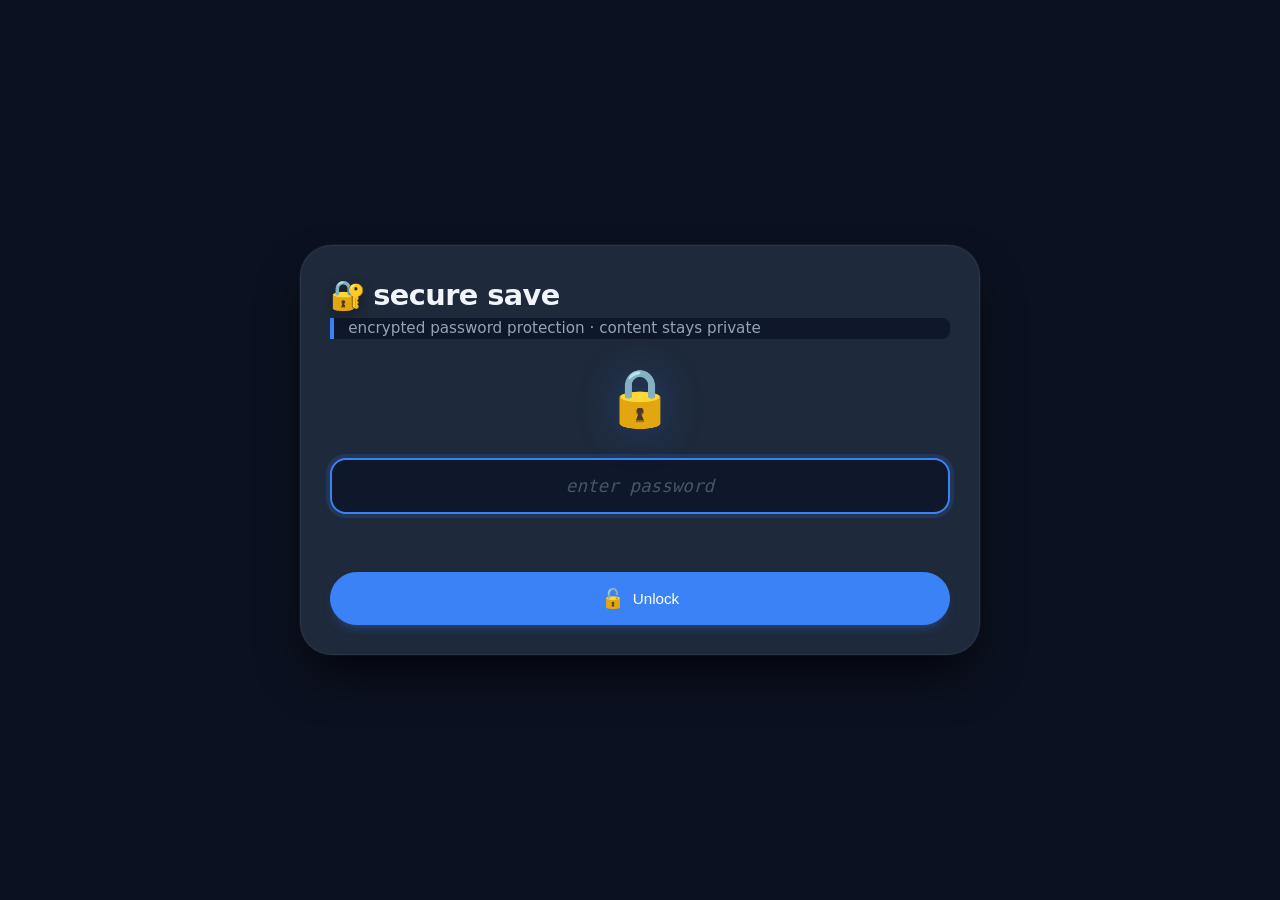
<file: Contento/index.html>
<!DOCTYPE html>
<html lang="en">
<head>
    <meta charset="UTF-8">
    <meta name="viewport" content="width=device-width, initial-scale=1.0">
    <title>🔐 secure save · copy · paste</title>
    <link rel="stylesheet" href="assets/css/styles.css" />
</head>
<body>

<div class="card">
    <h1><span>🔐</span> secure save</h1>
    <div class="subhead">encrypted password protection · content stays private</div>

    <!-- LOCK SCREEN -->
    <div class="lock-screen" id="lockScreen">
        <div class="lock-icon">🔒</div>
        <input
            type="password"
            id="passwordInput"
            placeholder="enter password"
            autocomplete="off"
            inputmode="numeric"
        >
        <div class="lock-error" id="lockError"></div>
        <button class="btn btn-primary" id="unlockBtn" style="width:100%; justify-content:center; padding:1rem;">
            <i>🔓</i> Unlock
        </button>
    </div>

    <!-- MAIN APP -->
    <div class="app-content" id="appContent">
        <textarea id="contentArea" placeholder="Start typing… your text is saved automatically."></textarea>

        <div class="toolbar">
            <div class="btn-group">
                <button class="btn btn-outline-blue" id="copyBtn" title="Copy content to clipboard"><i>📋</i> Copy</button>
                <button class="btn btn-outline-blue" id="pasteBtn" title="Paste from clipboard"><i>📥</i> Paste</button>
                <button class="btn btn-clear" id="clearBtn" title="Clear textarea & saved content"><i>🗑️</i> Clear</button>
                <button class="btn btn-lock" id="lockBtn" title="Lock the app"><i>🔒</i> Lock</button>
            </div>
            <div class="status" id="statusMessage">⚡ auto‑save active</div>
        </div>

        <div class="footer-note">
            <span>☁️ synced via pastefy</span>
            <span>🔐 end-to-end encrypted</span>
            <span>🔄 syncs on every change</span>
        </div>
    </div>
</div>

<script src="assets/js/main.js"></script>
</body>
</html>
</file>
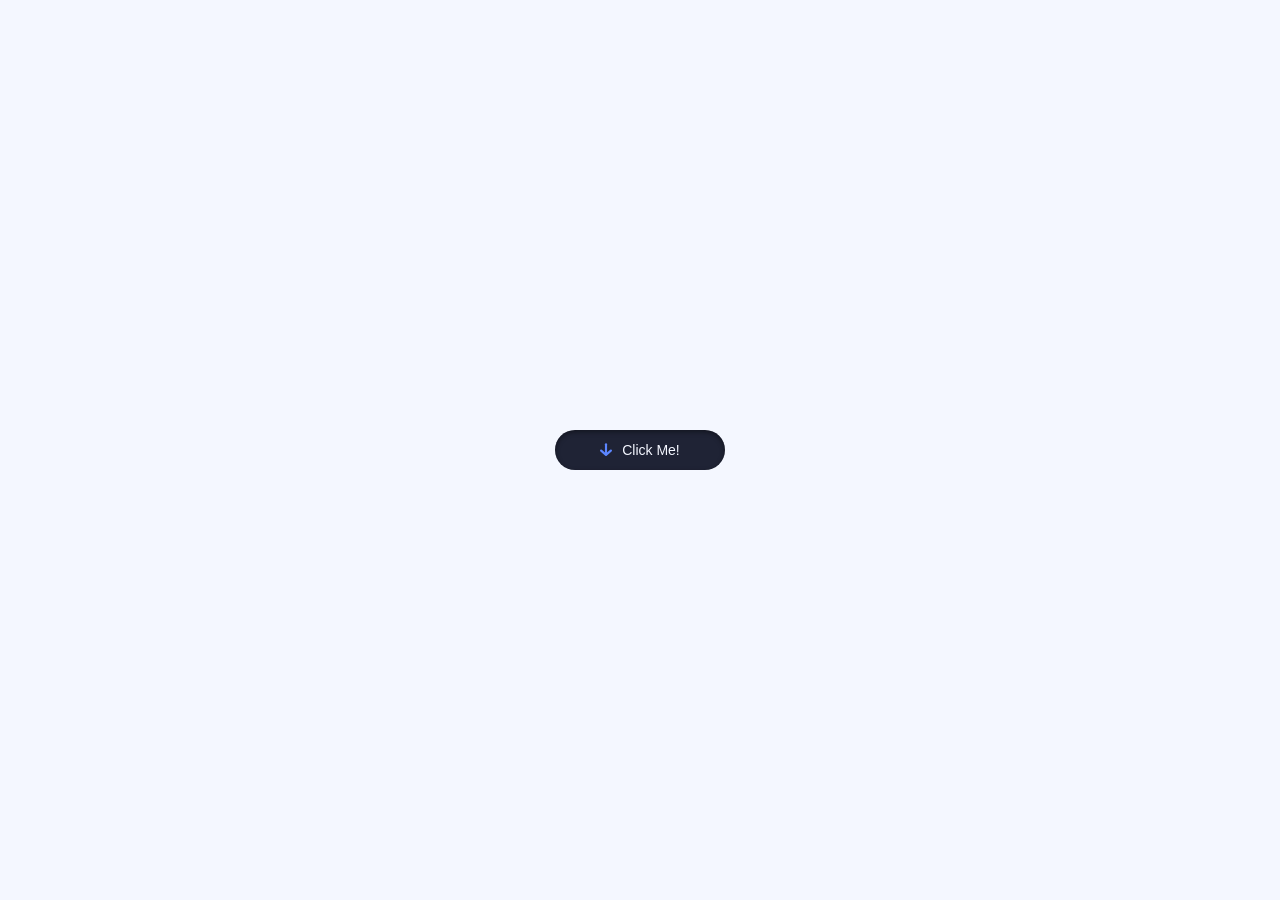
<file: Web Styles/Animation Button/index.html>
<!DOCTYPE html>
<html lang="en" >
<head>
  <meta charset="UTF-8">
  <title>CodePen - 404 Error Cogwheels(GSAP)</title>
  <link rel="stylesheet" href="./style.css">

</head>
<body>

<button id="button" class="ready" onclick="clickButton();">
  
  <div class="message submitMessage">
    <svg xmlns="http://www.w3.org/2000/svg" viewBox="0 0 13 12.2">
      <polyline stroke="currentColor" points="2,7.1 6.5,11.1 11,7.1 "/>
      <line stroke="currentColor" x1="6.5" y1="1.2" x2="6.5" y2="10.3"/>
    </svg> <span class="button-text">Click Me!</span>
  </div>
  
  <div class="message loadingMessage">
    <svg xmlns="http://www.w3.org/2000/svg" viewBox="0 0 19 17">
      <circle class="loadingCircle" cx="2.2" cy="10" r="1.6"/>
      <circle class="loadingCircle" cx="9.5" cy="10" r="1.6"/>
      <circle class="loadingCircle" cx="16.8" cy="10" r="1.6"/>
    </svg>
  </div>
  
  <div class="message successMessage">
    <svg xmlns="http://www.w3.org/2000/svg" viewBox="0 0 13 11">
      <polyline stroke="currentColor" points="1.4,5.8 5.1,9.5 11.6,2.1 "/>
    </svg> <span class="button-text">Success</span>
  </div>
</button>

<canvas id="canvas"></canvas>

<!-- partial -->
 <script  src="./script.js"></script>
</body>
</html>
</file>
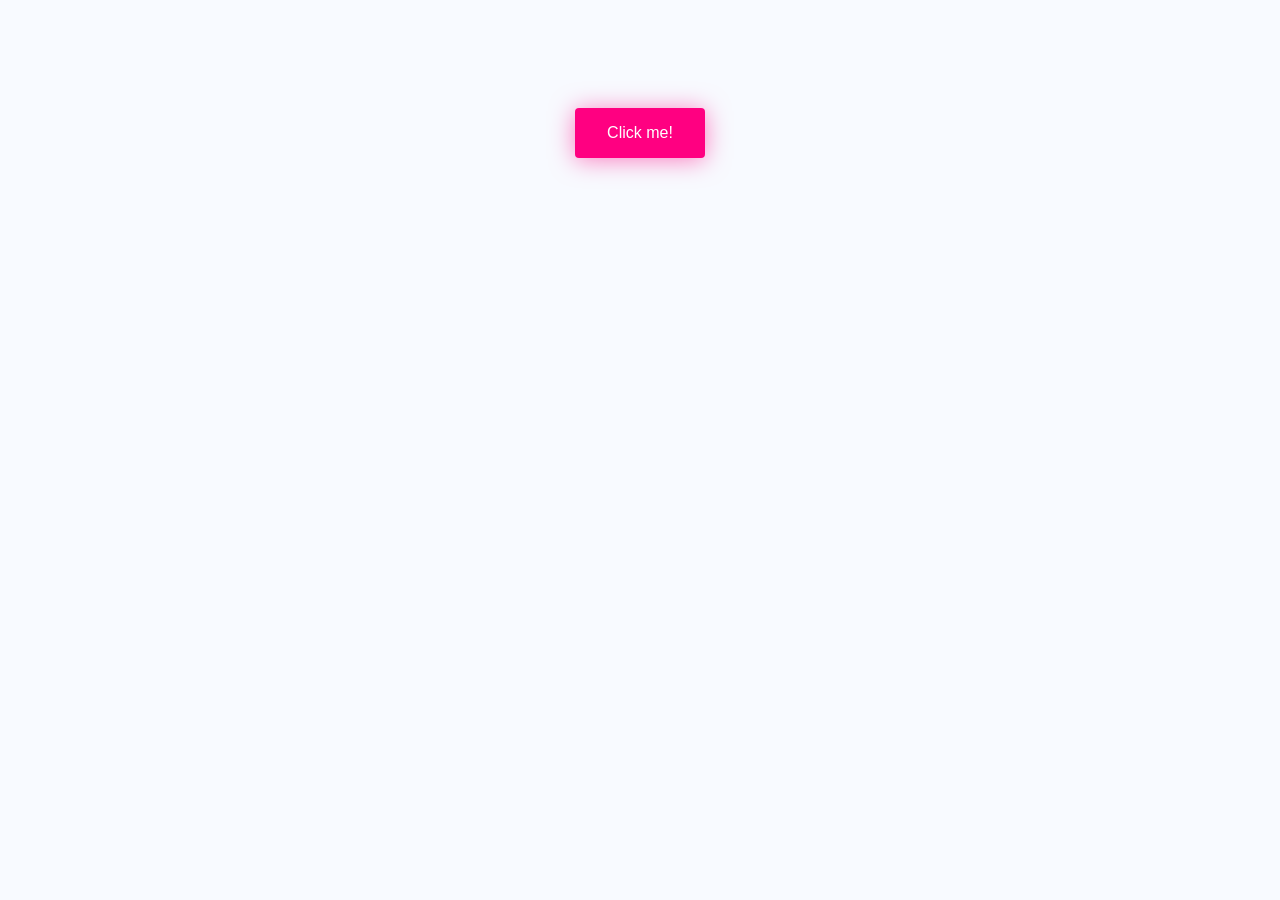
<file: Web Styles/Bubby Button/index.html>
<!DOCTYPE html>
<html lang="en" >
<head>
  <meta charset="UTF-8">
  <title>CodePen - Bubbly Button </title>
  <link rel="stylesheet" href="./style.css">

</head>
<body>
<!-- partial:index.partial.html -->
<button class="bubbly-button">Click me!</button>
<!-- partial -->
  <script  src="./script.js"></script>

</body>
</html>
</file>
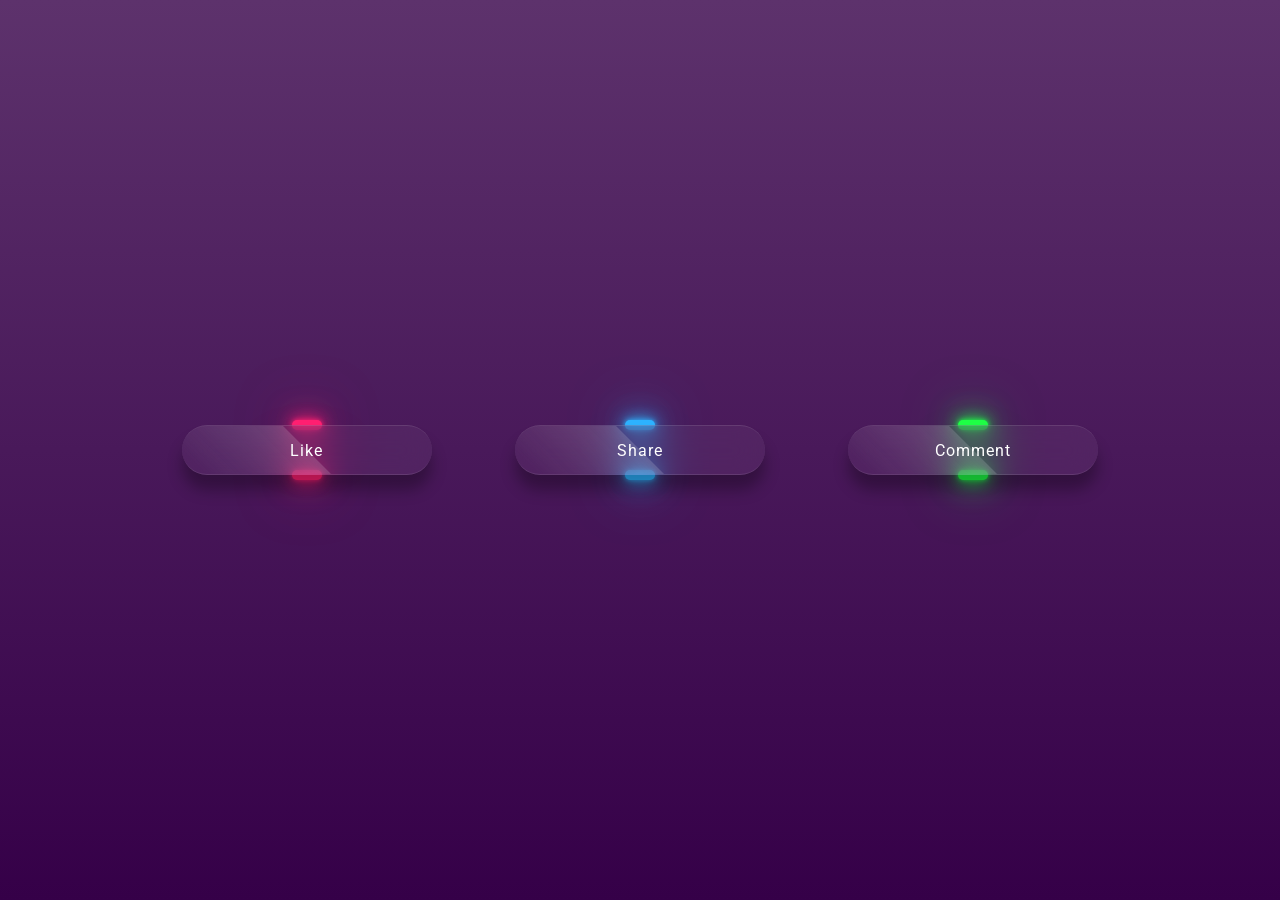
<file: Web Styles/Glass Crystal Buttons/index.html>
<!DOCTYPE html>
<html lang="en" >
<head>
  <meta charset="UTF-8">
  <title>CodePen - CSS Glassmorphism Button Hover Effects</title>
  <link rel="stylesheet" href="./style.css">

</head>
<body>
<!-- partial:index.partial.html -->
<head>
  <meta charset="UTF-8">
  <meta http-equiv="X-UA-Compatible" content="IE=edge">
  <meta name="viewport" content="width=device-width, initial-scale=1.0">
  <title>Glassmorphism button</title>
</head>

<body>
  <div class="container">
    <div class="btn"><a href="#">Like</a></div>
    <div class="btn"><a href="#">Share</a></div>
    <div class="btn"><a href="#">Comment</a></div>

  </div>
</body>
<!-- partial -->
  
</body>
</html>
</file>
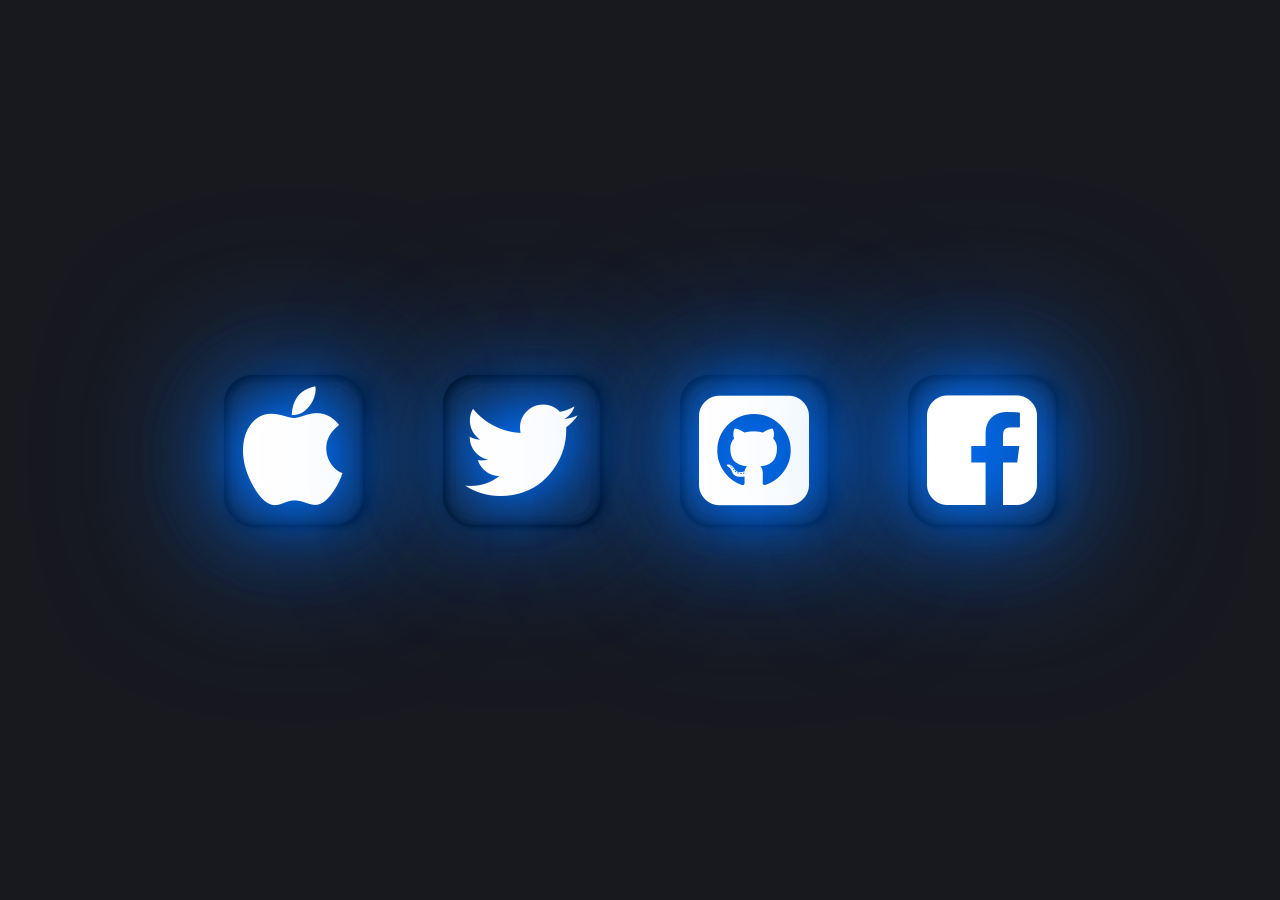
<file: Web Styles/Glowing Icons/index.html>
<!DOCTYPE html>
<html lang="en" >
<head>
  <meta charset="UTF-8">
  <title>CodePen - CSS glowing icons</title>
  <link rel="stylesheet" href="./style.css">

</head>
<body>
<!-- partial:index.partial.html -->
<html lang="en">

<head>
  <meta charset="UTF-8">
  <meta name="viewport" content="width=device-width, initial-scale=1.0">
  <title>CSS glowing icons</title>
  <link rel="stylesheet" href="style.css">
  <link rel="stylesheet" href="https://stackpath.bootstrapcdn.com/font-awesome/4.7.0/css/font-awesome.min.css">
</head>

<body>
  <div class="container">
    <i class="fa fa-apple" id="apple"></i>
    <i class="fa fa-twitter" id="twitter"></i>
    <i class="fa fa-github-square github" id="github"></i>
    <i class="fa fa-facebook-square" id="facebook"></i>
  </div>
</body>

</html>
<!-- partial -->
  
</body>
</html>
</file>
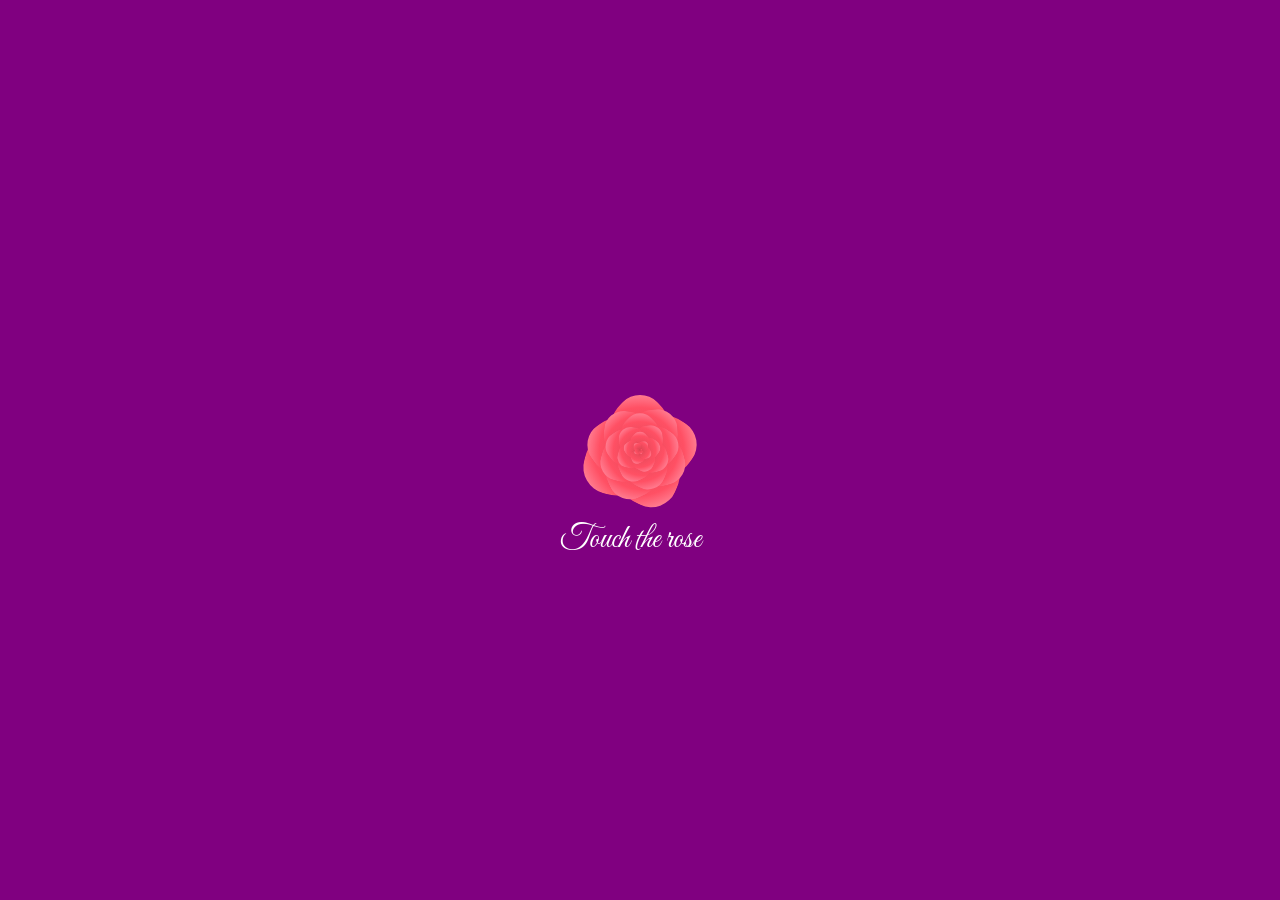
<file: Web Styles/Happy Rose Day/index.html>
<!DOCTYPE html>
<html lang="en" >
<head>
  <meta charset="UTF-8">
  <title>CodePen - Happy Rose Day 🌹</title>
  <link rel="stylesheet" href="./style.css">

</head>
<body>
<!-- partial:index.partial.html -->
<!DOCTYPE html>
<html lang="en">
<head>
    <meta charset="UTF-8">
    <meta name="viewport" content="width=device-width, initial-scale=1.0">
    <link rel="stylesheet" href="./style.css">
    <title>Document</title>
</head>
<body>
<div class='rose'>
  <div class='petal'></div>
  <div class='petal'></div>
  <div class='petal'></div>
  <div class='petal'></div>
  <div class='petal'></div>
  <div class='petal'></div>
  <div class='petal'></div>
  <div class='petal'></div>
  <div class='petal'></div>
  <div class='petal'></div>
  <div class='petal'></div>
  <div class='petal'></div>
  <div class='petal'></div>
  <div class='petal'></div>
  <div class='petal'></div>
  <div class='petal'></div>
  <div class='petal'></div>
  <div class='petal'></div>
  <div class='petal'></div>
  <div class='petal'></div>
  <div class='petal'></div>
  <div class='petal'></div>
  <div class='petal'></div>
  <div class='petal'></div>
  <div class='petal'></div>
  <div class='petal'></div>
  <div class='petal'></div>
  <div class='petal'></div>
  <div class='petal'></div>
  <div class='petal'></div>
  <div class='text'>
      <span>Happy Rose Day</span>
  </div>
</div>
<span id="prompt">Touch the rose</span>
</body>
</html>
<!-- partial -->
  
</body>
</html>
</file>
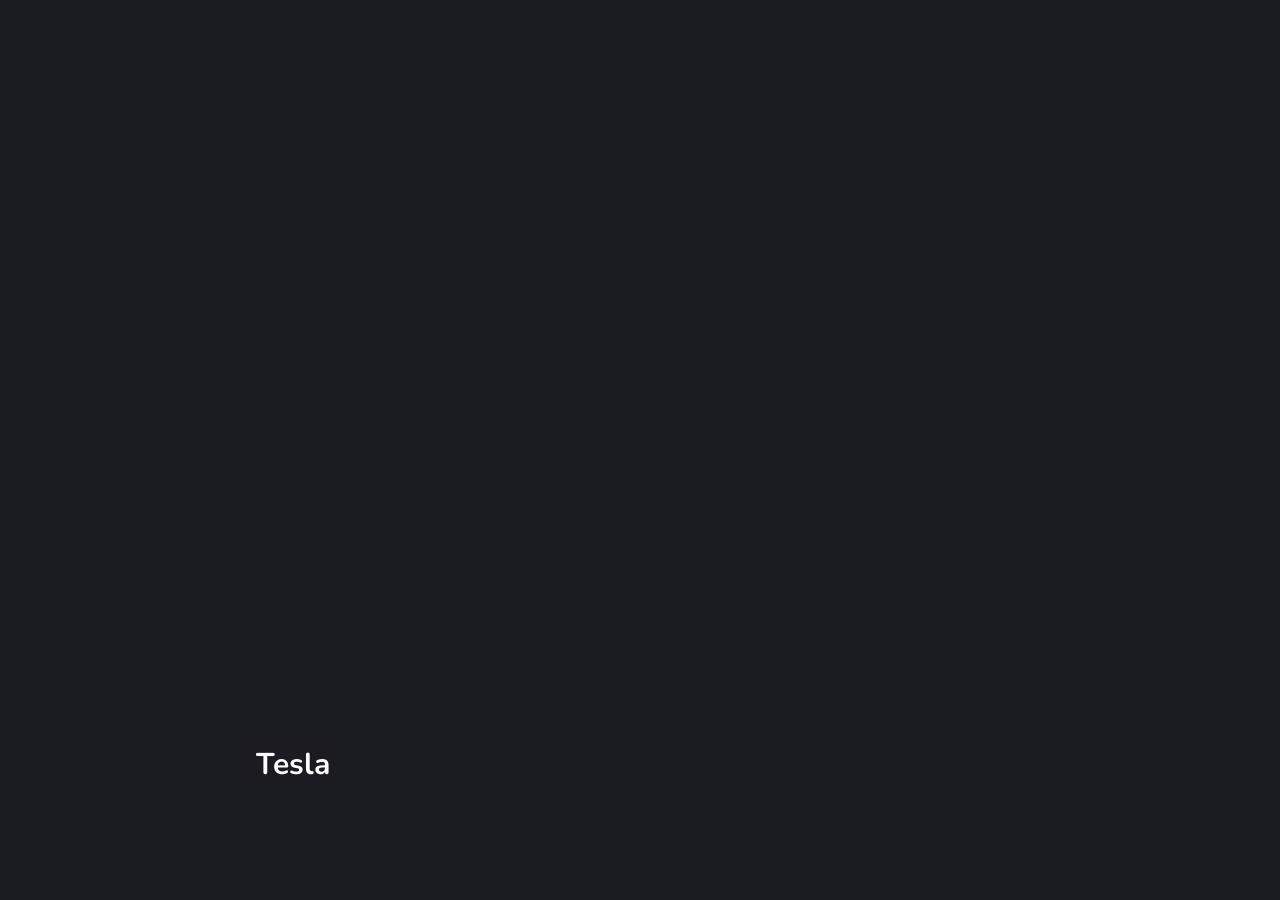
<file: Web Styles/Image Slider/index.html>
<!DOCTYPE html>
<html lang="en" >
<head>
  <meta charset="UTF-8">
  <title>CodePen - Image Slider </title>
  <link rel="stylesheet" href="./style.css">

</head>
<body>
<!-- partial:index.partial.html -->
<setion class="gallery">
  <div class="gallery__inner container">
    <div class="gallery__item">
      <h3 class="gallery__title">Ferrari</h3>
    </div>
    <div class="gallery__item">
      <h3 class="gallery__title">Camaro</h3>
    </div>
    <div class="gallery__item --active">
      <h3 class="gallery__title">Tesla</h3>
    </div>
    <div class="gallery__item">
      <h3 class="gallery__title">Mclaren</h3>
    </div>
    <div class="gallery__item">
      <h3 class="gallery__title">Lamborghini</h3>
    </div>
  </div>
</setion>
<!-- partial -->
  <script  src="./script.js"></script>

</body>
</html>
</file>
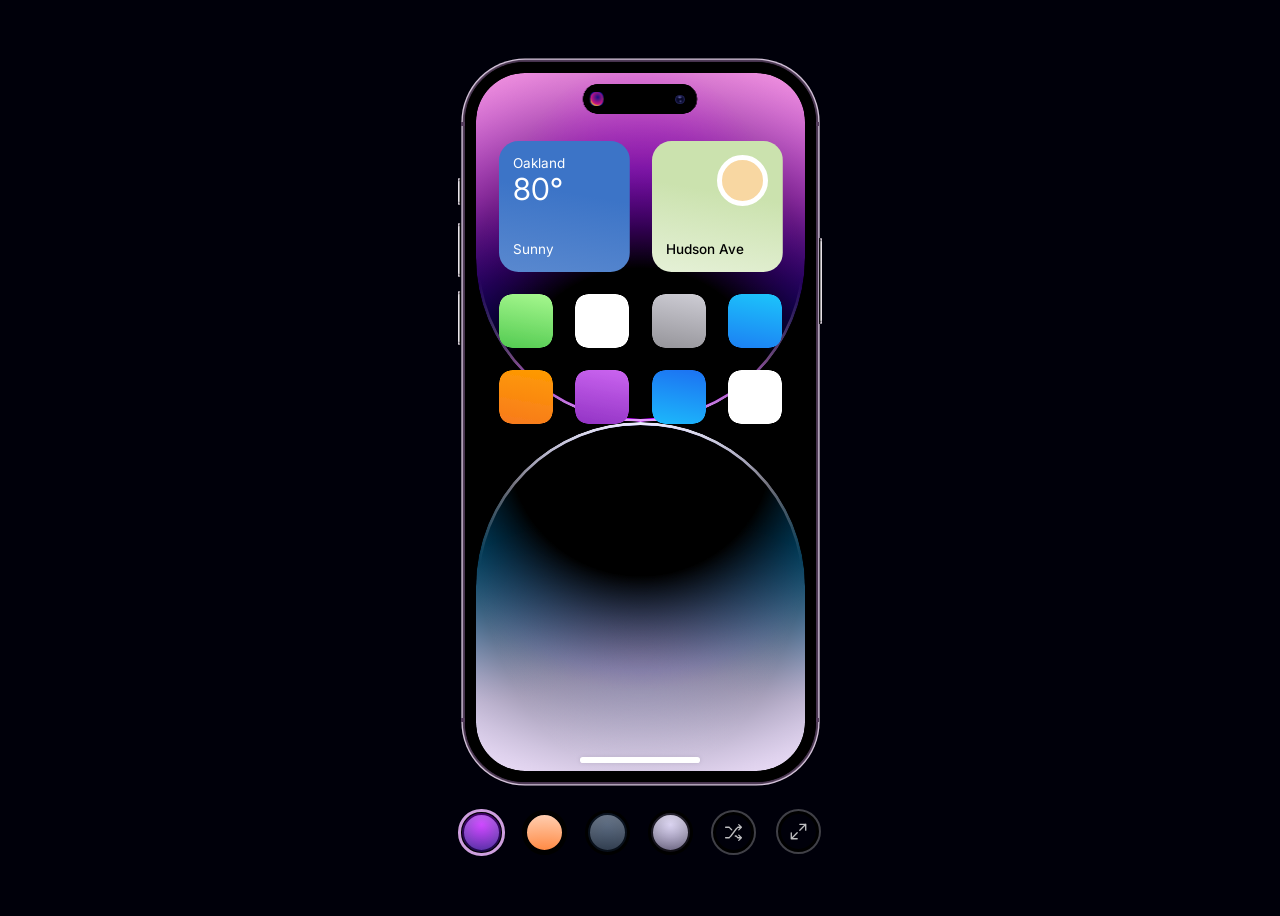
<file: Web Styles/IPhone Sliders/index.html>
<!DOCTYPE html>
<html lang="en" >
<head>
  <meta charset="UTF-8">
  <title>CodePen - iPhone14-dynamic-island </title>
  <link rel="stylesheet" href="./style.css">

</head>
<body>
<!-- partial:index.partial.html -->
<input name="theme" type="radio" id="deep-purple" checked="checked"/>
<input name="theme" type="radio" id="gold"/>
<input name="theme" type="radio" id="space-black"/>
<input name="theme" type="radio" id="silver"/>
<input name="theme" type="radio" id="random"/>
<input name="zoom" type="checkbox" id="zoom"/>
<div class="scene">
  <div class="pallette">
    <label class="swatch" tabIndex="0" for="deep-purple"></label>
    <label class="swatch" tabIndex="0" for="gold"></label>
    <label class="swatch" tabIndex="0" for="space-black"></label>
    <label class="swatch" tabIndex="0" for="silver"></label>
    <label class="swatch" tabIndex="0" for="random">
      <div class="icon"></div>
      <div class="tooltip">CMD + click to save</div>
    </label>
  </div>
  <div class="zoom-con">
    <label class="swatch" tabIndex="0" for="zoom"></label>
  </div>
  <div class="phone-con">
    <div class="phone">
      <div class="buttons">
        <div class="left">
          <div class="button"></div>
          <div class="button"></div>
          <div class="button"></div>
        </div>
        <div class="right">
          <div class="button"></div>
        </div>
      </div>
      <div class="camera"></div>
      <div class="screen-container">
        <div class="bg">
          <div class="deep-purple">
            <div class="section">
              <div class="glow"></div>
            </div>
            <div class="section">
              <div class="glow"></div>
            </div>
          </div>
          <div class="gold">
            <div class="section">
              <div class="glow"></div>
            </div>
            <div class="section">
              <div class="glow"></div>
            </div>
          </div>
          <div class="space-black">
            <div class="section">
              <div class="glow"></div>
            </div>
            <div class="section">
              <div class="glow"></div>
            </div>
          </div>
          <div class="silver">
            <div class="section">
              <div class="glow"></div>
            </div>
            <div class="section">
              <div class="glow"></div>
            </div>
          </div>
          <div class="random canvas">
            <div class="shapes">
              <div class="shape"></div>
              <div class="shape"></div>
              <div class="shape"></div>
              <div class="shape"></div>
              <div class="shape"></div>
              <div class="shape"></div>
            </div>
          </div>
        </div>
        <div class="notch-container" tabIndex="0">
          <div class="notch">
            <div class="content">
              <div class="left">
                <div class="tile"></div>
                <div class="text"></div>
              </div>
              <div class="right"></div>
              <div class="bar">
                <div class="duration"></div>
              </div>
            </div>
          </div>
        </div>
        <div class="notch-blur"></div>
        <div class="screen">
          <div class="app">
            <div class="weather"></div>
          </div>
          <div class="app"></div>
          <div class="app"></div>
          <div class="app"></div>
          <div class="app"></div>
          <div class="app"></div>
          <div class="app"></div>
          <div class="app"></div>
          <div class="app"></div>
          <div class="app"></div>
        </div>
      </div>
    </div>
  </div>
</div>
<!-- partial -->
  <script  src="./script.js"></script>

</body>
</html>
</file>
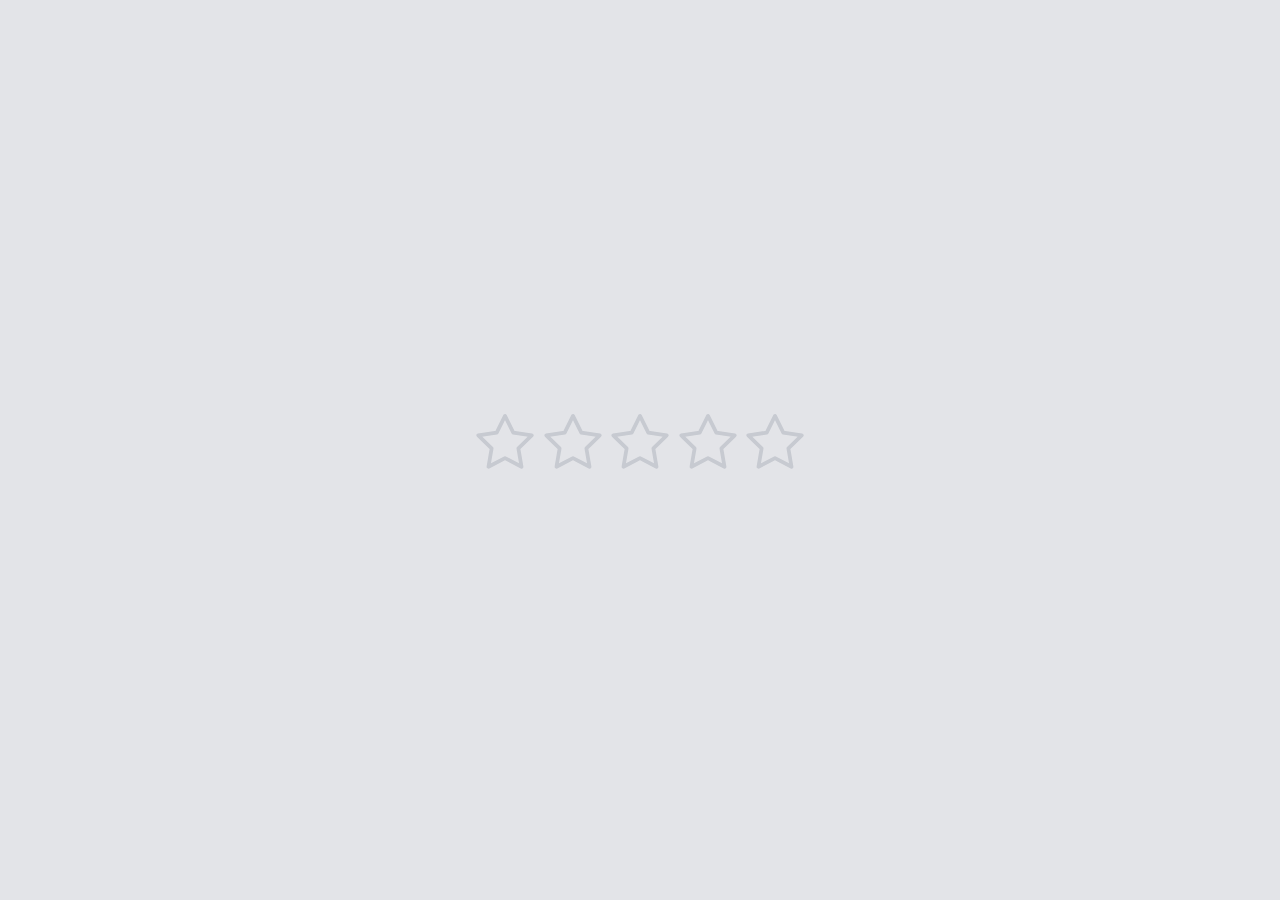
<file: Web Styles/Rating/index.html>
<!DOCTYPE html>
<html lang="en" >
<head>
  <meta charset="UTF-8">
  <title>CodePen - Animated Star Rating</title>
  <meta name="viewport" content="width=device-width, initial-scale=1, viewport-fit=cover"><link rel='stylesheet' href='https://fonts.googleapis.com/css2?family=DM+Sans:wght@400;500&amp;display=swap'><link rel="stylesheet" href="./style.css">

</head>
<body>
<!-- partial:index.partial.html -->
<form class="rating">
	<div class="rating__stars">
		<input id="rating-1" class="rating__input rating__input-1" type="radio" name="rating" value="1">
		<input id="rating-2" class="rating__input rating__input-2" type="radio" name="rating" value="2">
		<input id="rating-3" class="rating__input rating__input-3" type="radio" name="rating" value="3">
		<input id="rating-4" class="rating__input rating__input-4" type="radio" name="rating" value="4">
		<input id="rating-5" class="rating__input rating__input-5" type="radio" name="rating" value="5">
		<label class="rating__label" for="rating-1">
			<svg class="rating__star" width="32" height="32" viewBox="0 0 32 32" aria-hidden="true">
				<g transform="translate(16,16)">
					<circle class="rating__star-ring" fill="none" stroke="#000" stroke-width="16" r="8" transform="scale(0)" />
				</g>
				<g stroke="#000" stroke-width="2" stroke-linecap="round" stroke-linejoin="round">
					<g transform="translate(16,16) rotate(180)">
						<polygon class="rating__star-stroke" points="0,15 4.41,6.07 14.27,4.64 7.13,-2.32 8.82,-12.14 0,-7.5 -8.82,-12.14 -7.13,-2.32 -14.27,4.64 -4.41,6.07" fill="none" />
						<polygon class="rating__star-fill" points="0,15 4.41,6.07 14.27,4.64 7.13,-2.32 8.82,-12.14 0,-7.5 -8.82,-12.14 -7.13,-2.32 -14.27,4.64 -4.41,6.07" fill="#000" />
					</g>
					<g transform="translate(16,16)" stroke-dasharray="12 12" stroke-dashoffset="12">
						<polyline class="rating__star-line" transform="rotate(0)" points="0 4,0 16" />
						<polyline class="rating__star-line" transform="rotate(72)" points="0 4,0 16" />
						<polyline class="rating__star-line" transform="rotate(144)" points="0 4,0 16" />
						<polyline class="rating__star-line" transform="rotate(216)" points="0 4,0 16" />
						<polyline class="rating__star-line" transform="rotate(288)" points="0 4,0 16" />
					</g>
				</g>
			</svg>
			<span class="rating__sr">1 star—Terrible</span>
		</label>
		<label class="rating__label" for="rating-2">
			<svg class="rating__star" width="32" height="32" viewBox="0 0 32 32" aria-hidden="true">
				<g transform="translate(16,16)">
					<circle class="rating__star-ring" fill="none" stroke="#000" stroke-width="16" r="8" transform="scale(0)" />
				</g>
				<g stroke="#000" stroke-width="2" stroke-linecap="round" stroke-linejoin="round">
					<g transform="translate(16,16) rotate(180)">
						<polygon class="rating__star-stroke" points="0,15 4.41,6.07 14.27,4.64 7.13,-2.32 8.82,-12.14 0,-7.5 -8.82,-12.14 -7.13,-2.32 -14.27,4.64 -4.41,6.07" fill="none" />
						<polygon class="rating__star-fill" points="0,15 4.41,6.07 14.27,4.64 7.13,-2.32 8.82,-12.14 0,-7.5 -8.82,-12.14 -7.13,-2.32 -14.27,4.64 -4.41,6.07" fill="#000" />
					</g>
					<g transform="translate(16,16)" stroke-dasharray="12 12" stroke-dashoffset="12">
						<polyline class="rating__star-line" transform="rotate(0)" points="0 4,0 16" />
						<polyline class="rating__star-line" transform="rotate(72)" points="0 4,0 16" />
						<polyline class="rating__star-line" transform="rotate(144)" points="0 4,0 16" />
						<polyline class="rating__star-line" transform="rotate(216)" points="0 4,0 16" />
						<polyline class="rating__star-line" transform="rotate(288)" points="0 4,0 16" />
					</g>
				</g>
			</svg>
			<span class="rating__sr">2 stars—Bad</span>
		</label>
		<label class="rating__label" for="rating-3">
			<svg class="rating__star" width="32" height="32" viewBox="0 0 32 32" aria-hidden="true">
				<g transform="translate(16,16)">
					<circle class="rating__star-ring" fill="none" stroke="#000" stroke-width="16" r="8" transform="scale(0)" />
				</g>
				<g stroke="#000" stroke-width="2" stroke-linecap="round" stroke-linejoin="round">
					<g transform="translate(16,16) rotate(180)">
						<polygon class="rating__star-stroke" points="0,15 4.41,6.07 14.27,4.64 7.13,-2.32 8.82,-12.14 0,-7.5 -8.82,-12.14 -7.13,-2.32 -14.27,4.64 -4.41,6.07" fill="none" />
						<polygon class="rating__star-fill" points="0,15 4.41,6.07 14.27,4.64 7.13,-2.32 8.82,-12.14 0,-7.5 -8.82,-12.14 -7.13,-2.32 -14.27,4.64 -4.41,6.07" fill="#000" />
					</g>
					<g transform="translate(16,16)" stroke-dasharray="12 12" stroke-dashoffset="12">
						<polyline class="rating__star-line" transform="rotate(0)" points="0 4,0 16" />
						<polyline class="rating__star-line" transform="rotate(72)" points="0 4,0 16" />
						<polyline class="rating__star-line" transform="rotate(144)" points="0 4,0 16" />
						<polyline class="rating__star-line" transform="rotate(216)" points="0 4,0 16" />
						<polyline class="rating__star-line" transform="rotate(288)" points="0 4,0 16" />
					</g>
				</g>
			</svg>
			<span class="rating__sr">3 stars—OK</span>
		</label>
		<label class="rating__label" for="rating-4">
			<svg class="rating__star" width="32" height="32" viewBox="0 0 32 32" aria-hidden="true">
				<g transform="translate(16,16)">
					<circle class="rating__star-ring" fill="none" stroke="#000" stroke-width="16" r="8" transform="scale(0)" />
				</g>
				<g stroke="#000" stroke-width="2" stroke-linecap="round" stroke-linejoin="round">
					<g transform="translate(16,16) rotate(180)">
						<polygon class="rating__star-stroke" points="0,15 4.41,6.07 14.27,4.64 7.13,-2.32 8.82,-12.14 0,-7.5 -8.82,-12.14 -7.13,-2.32 -14.27,4.64 -4.41,6.07" fill="none" />
						<polygon class="rating__star-fill" points="0,15 4.41,6.07 14.27,4.64 7.13,-2.32 8.82,-12.14 0,-7.5 -8.82,-12.14 -7.13,-2.32 -14.27,4.64 -4.41,6.07" fill="#000" />
					</g>
					<g transform="translate(16,16)" stroke-dasharray="12 12" stroke-dashoffset="12">
						<polyline class="rating__star-line" transform="rotate(0)" points="0 4,0 16" />
						<polyline class="rating__star-line" transform="rotate(72)" points="0 4,0 16" />
						<polyline class="rating__star-line" transform="rotate(144)" points="0 4,0 16" />
						<polyline class="rating__star-line" transform="rotate(216)" points="0 4,0 16" />
						<polyline class="rating__star-line" transform="rotate(288)" points="0 4,0 16" />
					</g>
				</g>
			</svg>
			<span class="rating__sr">4 stars—Good</span>
		</label>
		<label class="rating__label" for="rating-5">
			<svg class="rating__star" width="32" height="32" viewBox="0 0 32 32" aria-hidden="true">
				<g transform="translate(16,16)">
					<circle class="rating__star-ring" fill="none" stroke="#000" stroke-width="16" r="8" transform="scale(0)" />
				</g>
				<g stroke="#000" stroke-width="2" stroke-linecap="round" stroke-linejoin="round">
					<g transform="translate(16,16) rotate(180)">
						<polygon class="rating__star-stroke" points="0,15 4.41,6.07 14.27,4.64 7.13,-2.32 8.82,-12.14 0,-7.5 -8.82,-12.14 -7.13,-2.32 -14.27,4.64 -4.41,6.07" fill="none" />
						<polygon class="rating__star-fill" points="0,15 4.41,6.07 14.27,4.64 7.13,-2.32 8.82,-12.14 0,-7.5 -8.82,-12.14 -7.13,-2.32 -14.27,4.64 -4.41,6.07" fill="#000" />
					</g>
					<g transform="translate(16,16)" stroke-dasharray="12 12" stroke-dashoffset="12">
						<polyline class="rating__star-line" transform="rotate(0)" points="0 4,0 16" />
						<polyline class="rating__star-line" transform="rotate(72)" points="0 4,0 16" />
						<polyline class="rating__star-line" transform="rotate(144)" points="0 4,0 16" />
						<polyline class="rating__star-line" transform="rotate(216)" points="0 4,0 16" />
						<polyline class="rating__star-line" transform="rotate(288)" points="0 4,0 16" />
					</g>
				</g>
			</svg>
			<span class="rating__sr">5 stars—Excellent</span>
		</label>
		<p class="rating__display" data-rating="1" hidden>Terrible</p>
		<p class="rating__display" data-rating="2" hidden>Bad</p>
		<p class="rating__display" data-rating="3" hidden>OK</p>
		<p class="rating__display" data-rating="4" hidden>Good</p>
		<p class="rating__display" data-rating="5" hidden>Excellent</p>
	</div>
</form>
<!-- partial -->
  <script  src="./script.js"></script>

</body>
</html>
</file>
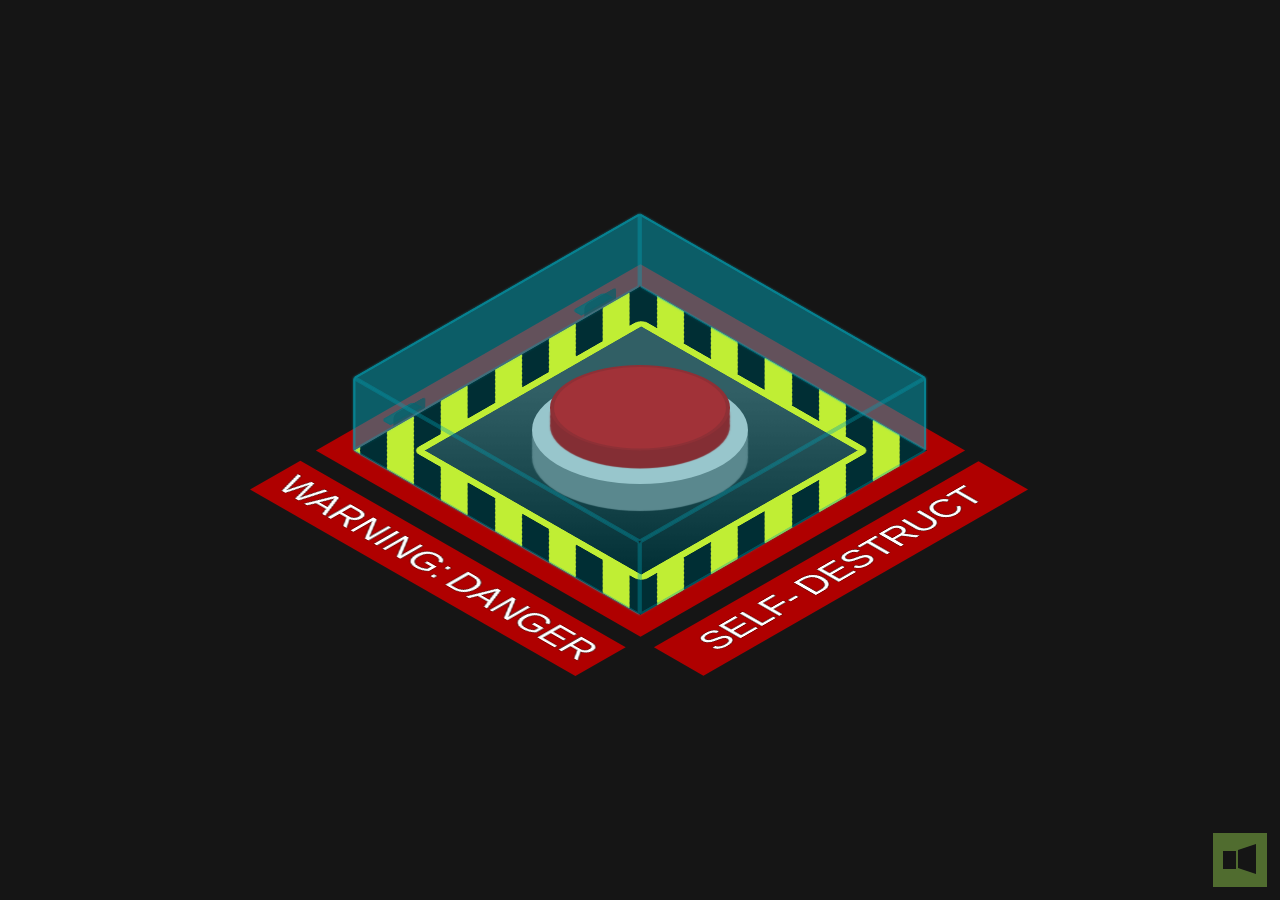
<file: Web Styles/Self Distration Button/index.html>
<!DOCTYPE html>
<html lang="en" >
<head>
  <meta charset="UTF-8">
  <title>CodePen - Self-Distration Button </title>
  <link rel="stylesheet" href="./style.css">

</head>
<body>
<!-- partial:index.partial.html -->
<div class="gri<divd"></div>
<div class="warning"></div>
<div class="base">

	<button id="activate">

		<span></span>

	</button>

</div>
<div class="box opened" id="cover">

	<div></div>

	<div></div>

	<div></div>

	<div></div>

	<div></div>

	<div></div>

	<span></span><span></span>

</div>
<div class="hinges"></div>
<div class="text">

	SELF-&thinsp;DESTRUCT

</div>
<div id="panel">

	<div id="msg">DEVICE SELF-DESTRUCTION </div>

	<div id="time">9</div>

	<span id="abort">ABORT</span>

	<span id="detonate">DETONATE</span>

</div>
<div id="turn-off"></div>
<div id="closing"></div>
<div id="restart"><button id="reload"></button></div>
<div id="mute"></div>
<audio id="alarm">

	<source src="https://cdn.josetxu.com/audio/self-destruct-count.mp3" type="audio/mpeg">
</audio>
<!-- partial -->
  <script  src="./script.js"></script>

</body>
</html>
</file>
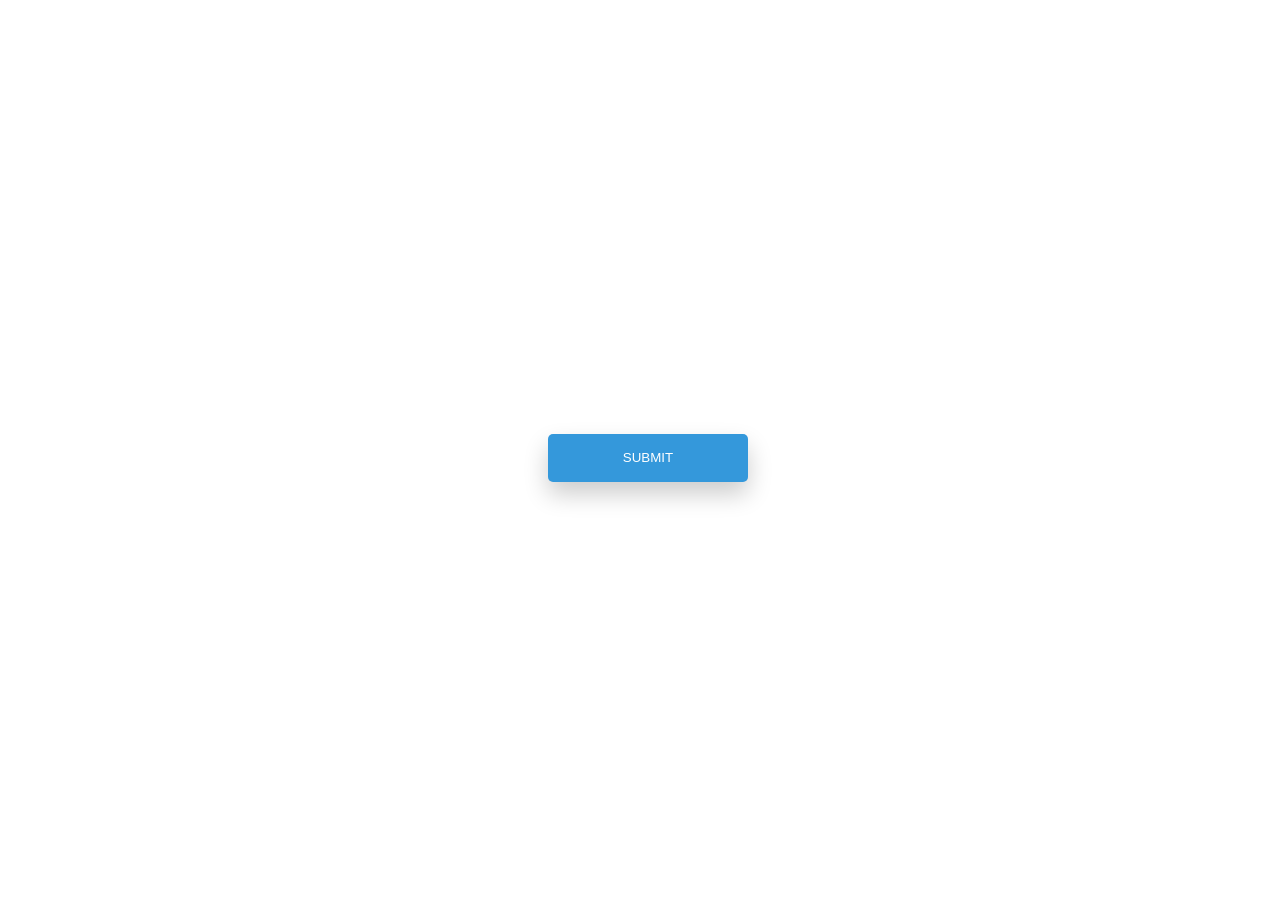
<file: Web Styles/Submit Loading/index.html>
<!DOCTYPE html>
<html lang="en" >
<head>
  <meta charset="UTF-8">
  <title>CodePen - Button Loading Animation</title>
  <link rel="stylesheet" href="./style.css">

</head>
<body>
<!-- partial:index.partial.html -->
<button class="button">
	<span class="submit">Submit</span>
	<span class="loading"><i class="fa fa-refresh"></i></span>
	<span class="check"><i class="fa fa-check"></i></span>
</button>
<!-- partial -->
  <script  src="./script.js"></script>

</body>
</html>
</file>
<file: Contento/assets/css/styles.css>
* {
    box-sizing: border-box;
    margin: 0;
    padding: 0;
}

body {
    font-family: system-ui, 'Segoe UI', Roboto, Helvetica, Arial, sans-serif;
    background: #0b1120;
    min-height: 100vh;
    display: flex;
    align-items: center;
    justify-content: center;
    padding: 1.5rem;
    margin: 0;
    color: #e2e8f0;
}

.card {
    background: #1e293b;
    max-width: 680px;
    width: 100%;
    border-radius: 2rem;
    padding: 2rem 1.8rem 1.8rem;
    box-shadow: 0 25px 50px -12px rgba(0, 0, 0, 0.8), 0 0 0 1px rgba(255, 255, 255, 0.05);
    border: 1px solid rgba(255, 255, 255, 0.06);
}

h1 {
    font-size: 1.8rem;
    font-weight: 600;
    letter-spacing: -0.02em;
    color: #f1f5f9;
    display: flex;
    align-items: center;
    gap: 0.5rem;
    margin-bottom: 0.35rem;
}

h1 span {
    font-size: 1.8rem;
    filter: drop-shadow(0 4px 6px rgba(0, 0, 0, 0.3));
}

.subhead {
    color: #94a3b8;
    font-size: 0.95rem;
    margin-bottom: 1.6rem;
    border-left: 4px solid #3b82f6;
    padding-left: 0.9rem;
    background: #0f172a;
    border-radius: 0 8px 8px 0;
    line-height: 1.4;
}

/* ========== LOCK SCREEN ========== */
.lock-screen {
    display: flex;
    flex-direction: column;
    gap: 1.2rem;
}

.lock-screen.hidden {
    display: none;
}

.lock-icon {
    font-size: 3.5rem;
    text-align: center;
    margin-bottom: 0.5rem;
    filter: drop-shadow(0 0 20px rgba(59, 130, 246, 0.3));
}

.lock-screen input {
    width: 100%;
    padding: 1rem 1.2rem;
    font-size: 1.1rem;
    background: #0f172a;
    border: 2px solid #334155;
    border-radius: 1rem;
    color: #f1f5f9;
    outline: none;
    transition: border 0.2s, box-shadow 0.2s;
    letter-spacing: 0.15em;
    text-align: center;
    font-family: 'SF Mono', 'Fira Code', monospace;
}

.lock-screen input:focus {
    border-color: #3b82f6;
    box-shadow: 0 0 0 4px rgba(59, 130, 246, 0.15);
}

.lock-screen input::placeholder {
    color: #475569;
    letter-spacing: normal;
    font-style: italic;
}

.lock-error {
    color: #f87171;
    font-size: 0.85rem;
    text-align: center;
    min-height: 1.2rem;
    font-weight: 500;
}

/* ========== MAIN APP ========== */
.app-content {
    display: none;
}

.app-content.unlocked {
    display: block;
}

textarea {
    width: 100%;
    min-height: 240px;
    padding: 1.2rem 1.2rem;
    font-size: 1rem;
    line-height: 1.6;
    font-family: 'SF Mono', 'Fira Code', 'Cascadia Code', monospace, system-ui;
    background: #0f172a;
    border: 2px solid #334155;
    border-radius: 1.4rem;
    resize: vertical;
    outline: none;
    transition: border 0.2s, box-shadow 0.2s, background 0.2s;
    color: #e2e8f0;
    box-shadow: inset 0 2px 6px rgba(0, 0, 0, 0.3);
}

textarea:focus {
    border-color: #3b82f6;
    background: #0b1120;
    box-shadow: 0 0 0 4px rgba(59, 130, 246, 0.15), inset 0 2px 6px rgba(0, 0, 0, 0.3);
}

textarea::placeholder {
    color: #475569;
    font-style: italic;
    font-weight: 400;
}

.toolbar {
    display: flex;
    flex-wrap: wrap;
    gap: 0.75rem;
    margin-top: 1.5rem;
    align-items: center;
    justify-content: space-between;
}

.btn-group {
    display: flex;
    flex-wrap: wrap;
    gap: 0.7rem;
}

.btn {
    border: none;
    background: #1e293b;
    padding: 0.8rem 1.5rem;
    border-radius: 60px;
    font-weight: 500;
    font-size: 0.95rem;
    display: inline-flex;
    align-items: center;
    justify-content: center;
    gap: 0.5rem;
    cursor: pointer;
    transition: all 0.15s ease;
    border: 1.5px solid #334155;
    color: #e2e8f0;
    box-shadow: 0 2px 4px rgba(0, 0, 0, 0.2);
    line-height: 1;
    flex: 0 0 auto;
}

.btn i {
    font-style: normal;
    font-size: 1.2rem;
    line-height: 1;
}

.btn:hover {
    background: #334155;
    border-color: #475569;
    transform: scale(0.98);
}

.btn:active {
    transform: scale(0.96);
}

.btn-primary {
    background: #3b82f6;
    border-color: #3b82f6;
    color: white;
    box-shadow: 0 6px 12px -6px rgba(59, 130, 246, 0.5);
}

.btn-primary:hover {
    background: #2563eb;
    border-color: #2563eb;
}

.btn-outline-blue {
    border-color: #1e40af;
    background: #172554;
    color: #93c5fd;
}

.btn-outline-blue:hover {
    background: #1e3a8a;
    border-color: #2563eb;
}

.btn-clear {
    border-color: #7f1d1d;
    background: #450a0a;
    color: #fca5a5;
}

.btn-clear:hover {
    background: #7f1d1d;
    border-color: #b91c1c;
}

.btn-lock {
    border-color: #78350f;
    background: #451a03;
    color: #fbbf24;
}

.btn-lock:hover {
    background: #78350f;
    border-color: #d97706;
}

.status {
    font-size: 0.85rem;
    color: #94a3b8;
    background: #0f172a;
    padding: 0.5rem 1rem;
    border-radius: 40px;
    display: inline-flex;
    align-items: center;
    gap: 0.4rem;
    border: 1px solid #334155;
    white-space: nowrap;
    font-weight: 450;
    transition: background 0.2s;
}

.status.saved {
    background: #052e16;
    border-color: #166534;
    color: #86efac;
}

.status.empty-badge {
    background: #422006;
    border-color: #854d0e;
    color: #fde047;
}

.footer-note {
    margin-top: 1.5rem;
    font-size: 0.8rem;
    color: #475569;
    text-align: center;
    border-top: 1px solid #1e293b;
    padding-top: 1.3rem;
    display: flex;
    justify-content: center;
    gap: 1.5rem;
    flex-wrap: wrap;
}

.footer-note span {
    display: inline-flex;
    align-items: center;
    gap: 0.3rem;
}

@media (max-width: 480px) {
    body { padding: 0.8rem; }
    .card { padding: 1.5rem 1.2rem; }
    h1 { font-size: 1.5rem; }
    .btn { padding: 0.7rem 1.1rem; font-size: 0.85rem; }
    .toolbar { flex-direction: column; align-items: stretch; }
    .btn-group { justify-content: center; }
    .status { justify-content: center; }
}
</file>
<file: Web Styles/Animation Button/style.css>
@keyframes loading {
  0% {
    cy: 10;
  }
  25% {
    cy: 3;
  }
  50% {
    cy: 10;
  }
}
body {
  -webkit-font-smoothing: antialiased;
  background-color: #f4f7ff;
}

canvas {
  height: 100vh;
  pointer-events: none;
  position: fixed;
  width: 100%;
  z-index: 2;
}

button {
  background: none;
  border: none;
  color: #f4f7ff;
  cursor: pointer;
  font-family: 'Roboto', Arial;
  font-size: 14px;
  font-weight: 500;
  height: 40px;
  left: 50%;
  outline: none;
  overflow: hidden;
  padding: 0 10px;
  position: fixed;
  top: 50%;
  transform: translate(-50%, -50%);
  width: 190px;
  z-index: 1;
}
button::before {
  background: #1f2335;
  border-radius: 50px;
  box-shadow: 0 2px 5px rgba(0, 0, 0, 0.4) inset;
  content: '';
  display: block;
  height: 100%;
  margin: 0 auto;
  position: relative;
  transition: width 0.2s cubic-bezier(0.39, 1.86, 0.64, 1) 0.3s;
  width: 100%;
}

button.ready .submitMessage svg {
  opacity: 1;
  top: 1px;
  transition: top .4s ease 600ms, opacity .3s linear 600ms;
}
button.ready .submitMessage .button-text span {
  top: 0;
  opacity: 1;
  transition: all 0.2s ease calc(var(--dr) + 600ms);
}

button.loading::before {
  transition: width .3s ease;
  width: 80%;
}
button.loading .loadingMessage {
  opacity: 1;
}
button.loading .loadingCircle {
  animation-duration: 1s;
  animation-iteration-count: infinite;
  animation-name: loading;
  cy: 10;
}

button.complete .submitMessage svg {
  top: -30px;
  transition: none;
}
button.complete .submitMessage .button-text span {
  top: -8px;
  transition: none;
}
button.complete .loadingMessage {
  top: 80px;
}
button.complete .successMessage .button-text span {
  left: 0;
  opacity: 1;
  transition: all 0.2s ease calc(var(--d) + 1000ms);
}
button.complete .successMessage svg {
  stroke-dashoffset: 0;
  transition: stroke-dashoffset .3s ease-in-out 1.4s;
}

.button-text span {
  opacity: 0;
  position: relative;
}

.message {
  left: 50%;
  position: absolute;
  top: 50%;
  transform: translate(-50%, -50%);
  width: 100%;
}

.message svg {
  display: inline-block;
  fill: none;
  margin-right: 5px;
  stroke-linecap: round;
  stroke-linejoin: round;
  stroke-width: 2;
}

.submitMessage .button-text span {
  top: 8px;
  transition: all 0.2s ease var(--d);
}
.submitMessage svg {
  color: #5c86ff;
  margin-left: -1px;
  opacity: 0;
  position: relative;
  top: 30px;
  transition: top .4s ease, opacity .3s linear;
  width: 14px;
}

.loadingMessage {
  opacity: 0;
  transition: opacity 0.3s linear 0.3s, top 0.4s cubic-bezier(0.22, 0, 0.41, -0.57);
}
.loadingMessage svg {
  fill: #5c86ff;
  margin: 0;
  width: 22px;
}

.successMessage .button-text span {
  left: 5px;
  transition: all 0.2s ease var(--dr);
}
.successMessage svg {
  color: #5cffa1;
  stroke-dasharray: 20;
  stroke-dashoffset: 20;
  transition: stroke-dashoffset .3s ease-in-out;
  width: 14px;
}

.loadingCircle:nth-child(2) {
  animation-delay: 0.1s;
}

.loadingCircle:nth-child(3) {
  animation-delay: 0.2s;
}
</file>
<file: Web Styles/Bubby Button/style.css>
body {
  font-size: 16px;
  font-family: "Helvetica", "Arial", sans-serif;
  text-align: center;
  background-color: #f8faff;
}

.bubbly-button {
  font-family: "Helvetica", "Arial", sans-serif;
  display: inline-block;
  font-size: 1em;
  padding: 1em 2em;
  margin-top: 100px;
  margin-bottom: 60px;
  -webkit-appearance: none;
  appearance: none;
  background-color: #ff0081;
  color: #fff;
  border-radius: 4px;
  border: none;
  cursor: pointer;
  position: relative;
  transition: transform ease-in 0.1s, box-shadow ease-in 0.25s;
  box-shadow: 0 2px 25px rgba(255, 0, 130, 0.5);
}
.bubbly-button:focus {
  outline: 0;
}
.bubbly-button:before, .bubbly-button:after {
  position: absolute;
  content: "";
  display: block;
  width: 140%;
  height: 100%;
  left: -20%;
  z-index: -1000;
  transition: all ease-in-out 0.5s;
  background-repeat: no-repeat;
}
.bubbly-button:before {
  display: none;
  top: -75%;
  background-image: radial-gradient(circle, #ff0081 20%, transparent 20%), radial-gradient(circle, transparent 20%, #ff0081 20%, transparent 30%), radial-gradient(circle, #ff0081 20%, transparent 20%), radial-gradient(circle, #ff0081 20%, transparent 20%), radial-gradient(circle, transparent 10%, #ff0081 15%, transparent 20%), radial-gradient(circle, #ff0081 20%, transparent 20%), radial-gradient(circle, #ff0081 20%, transparent 20%), radial-gradient(circle, #ff0081 20%, transparent 20%), radial-gradient(circle, #ff0081 20%, transparent 20%);
  background-size: 10% 10%, 20% 20%, 15% 15%, 20% 20%, 18% 18%, 10% 10%, 15% 15%, 10% 10%, 18% 18%;
}
.bubbly-button:after {
  display: none;
  bottom: -75%;
  background-image: radial-gradient(circle, #ff0081 20%, transparent 20%), radial-gradient(circle, #ff0081 20%, transparent 20%), radial-gradient(circle, transparent 10%, #ff0081 15%, transparent 20%), radial-gradient(circle, #ff0081 20%, transparent 20%), radial-gradient(circle, #ff0081 20%, transparent 20%), radial-gradient(circle, #ff0081 20%, transparent 20%), radial-gradient(circle, #ff0081 20%, transparent 20%);
  background-size: 15% 15%, 20% 20%, 18% 18%, 20% 20%, 15% 15%, 10% 10%, 20% 20%;
}
.bubbly-button:active {
  transform: scale(0.9);
  background-color: #e60074;
  box-shadow: 0 2px 25px rgba(255, 0, 130, 0.2);
}
.bubbly-button.animate:before {
  display: block;
  animation: topBubbles ease-in-out 0.75s forwards;
}
.bubbly-button.animate:after {
  display: block;
  animation: bottomBubbles ease-in-out 0.75s forwards;
}

@keyframes topBubbles {
  0% {
    background-position: 5% 90%, 10% 90%, 10% 90%, 15% 90%, 25% 90%, 25% 90%, 40% 90%, 55% 90%, 70% 90%;
  }
  50% {
    background-position: 0% 80%, 0% 20%, 10% 40%, 20% 0%, 30% 30%, 22% 50%, 50% 50%, 65% 20%, 90% 30%;
  }
  100% {
    background-position: 0% 70%, 0% 10%, 10% 30%, 20% -10%, 30% 20%, 22% 40%, 50% 40%, 65% 10%, 90% 20%;
    background-size: 0% 0%, 0% 0%, 0% 0%, 0% 0%, 0% 0%, 0% 0%;
  }
}
@keyframes bottomBubbles {
  0% {
    background-position: 10% -10%, 30% 10%, 55% -10%, 70% -10%, 85% -10%, 70% -10%, 70% 0%;
  }
  50% {
    background-position: 0% 80%, 20% 80%, 45% 60%, 60% 100%, 75% 70%, 95% 60%, 105% 0%;
  }
  100% {
    background-position: 0% 90%, 20% 90%, 45% 70%, 60% 110%, 75% 80%, 95% 70%, 110% 10%;
    background-size: 0% 0%, 0% 0%, 0% 0%, 0% 0%, 0% 0%, 0% 0%;
  }
}
</file>
<file: Web Styles/Glass Crystal Buttons/style.css>
@import url("https://fonts.googleapis.com/css2?family=Poppins:wght@400;500;600;700;800;900&family=Roboto:wght@400;500;700&display=swap");

* {
  margin: 0;
  padding: 0;
  box-sizing: border-box;
  font-family: "Roboto", sans-serif;
}
body {
  position: relative;
  display: flex;
  justify-content: center;
  align-items: center;
  min-height: 100vh;
  background: linear-gradient(to bottom, #5d326c, #350048); /*fiolet*/
}
.container {
  width: 1000px;
  display: flex;
  flex-wrap: wrap;
  justify-content: space-around;
}
.container .btn {
  position: relative;
  top: 0;
  left: 0;
  width: 250px;
  height: 50px;
  margin: 0;
  display: flex;
  justify-content: center;
  align-items: center;
}
.container .btn a {
  position: absolute;
  top: 0;
  left: 0;
  width: 100%;
  height: 100%;
  display: flex;
  justify-content: center;
  align-items: center;
  background: rgba(255, 255, 255, 0.05);
  box-shadow: 0 15px 15px rgba(0, 0, 0, 0.3);
  border-bottom: 1px solid rgba(255, 255, 255, 0.1);
  border-top: 1px solid rgba(255, 255, 255, 0.1);
  border-radius: 30px;
  padding: 10px;
  letter-spacing: 1px;
  text-decoration: none;
  overflow: hidden;
  color: #fff;
  font-weight: 400px;
  z-index: 1;
  transition: 0.5s;
  backdrop-filter: blur(15px);
}
.container .btn:hover a {
  letter-spacing: 3px;
}
.container .btn a::before {
  content: "";
  position: absolute;
  top: 0;
  left: 0;
  width: 50%;
  height: 100%;
  background: linear-gradient(to left, rgba(255, 255, 255, 0.15), transparent);
  transform: skewX(45deg) translate(0);
  transition: 0.5s;
  filter: blur(0px);
}
.container .btn:hover a::before {
  transform: skewX(45deg) translate(200px);
}
.container .btn::before {
  content: "";
  position: absolute;
  left: 50%;
  transform: translatex(-50%);
  bottom: -5px;
  width: 30px;
  height: 10px;
  background: #f00;
  border-radius: 10px;
  transition: 0.5s;
  transition-delay: 0.5;
}
.container .btn:hover::before /*lightup button*/ {
  bottom: 0;
  height: 50%;
  width: 80%;
  border-radius: 30px;
}

.container .btn::after {
  content: "";
  position: absolute;
  left: 50%;
  transform: translatex(-50%);
  top: -5px;
  width: 30px;
  height: 10px;
  background: #f00;
  border-radius: 10px;
  transition: 0.5s;
  transition-delay: 0.5;
}
.container .btn:hover::after /*lightup button*/ {
  top: 0;
  height: 50%;
  width: 80%;
  border-radius: 30px;
}
.container .btn:nth-child(1)::before, /*chnage 1*/
.container .btn:nth-child(1)::after {
  background: #ff1f71;
  box-shadow: 0 0 5px #ff1f71, 0 0 15px #ff1f71, 0 0 30px #ff1f71,
    0 0 60px #ff1f71;
}
.container .btn:nth-child(2)::before, /* 2*/
.container .btn:nth-child(2)::after {
  background: #2db2ff;
  box-shadow: 0 0 5px #2db2ff, 0 0 15px #2db2ff, 0 0 30px #2db2ff,
    0 0 60px #2db2ff;
}
.container .btn:nth-child(3)::before, /* 3*/
.container .btn:nth-child(3)::after {
  background: #1eff45;
  box-shadow: 0 0 5px #1eff45, 0 0 15px #1eff45, 0 0 30px #1eff45,
    0 0 60px #1eff45;
}
</file>
<file: Web Styles/Glowing Icons/style.css>
* {
  margin: 0;
  padding: 0;
}
body {
  height: 100vh;
  width: 100vw;
  background: #18191f;
}
.container {
  display: flex;
  justify-content: center;
  align-items: center;
  height: 100vh;
  width: 100vw;
}
#apple,
#twitter,
#github,
#facebook {
  font-size: 8em;
  background-color: #18191f;
  color: #fff;
  box-shadow: 2px 2px 2px #00000080, 10px 1px 12px #00000080,
    2px 2px 10px #00000080, 2px 2px 3px #00000080, inset 2px 2px 10px #00000080,
    inset 2px 2px 10px #00000080, inset 2px 2px 10px #00000080,
    inset 2px 2px 10px #00000080;
  border-radius: 29px;
  padding: 11px 19px;
  margin: 0 40px;
  animation: animate 3s linear infinite;
  text-shadow: 0 0 50px #0072ff, 0 0 100px #0072ff, 0 0 150px #0072ff,
    0 0 200px #0072ff;
}
#twitter {
  animation-delay: 0.3s;
}
#facebook {
  animation-delay: 0.7s;
}
#github {
  animation-delay: 0.1s;
}

@keyframes animate {
  from {
    filter: hue-rotate(0deg);
  }
  to {
    filter: hue-rotate(360deg);
  }
}
</file>
<file: Web Styles/Happy Rose Day/style.css>
@import url('https://fonts.googleapis.com/css2?family=Great+Vibes&display=swap');

body, html {

    font-family: 'Great Vibes', cursive;

    margin: 0;

    padding: 0;

  height: 100%;

  width: 100%;

  background: purple

}

.rose {

  position: relative;

  width: 100px;

  height: 100px;

  top: 50%;

  left: 50%;

  margin-left: -50px;

  margin-top: -50px;

}

.rose + span {

  position: absolute;

  font-family: "Montserrat", san-serif;

  font-weight: bold;

  font-size: 18px;

  color: #64b5ce;

  text-transform: uppercase;

  text-align: center;

  width: 100px;

  height: 20px;

  line-height: 20px;

  top: 50%;

  left: 50%;

  margin-left: -50px;

  margin-top: 80px;

}

.rose > .petal:nth-child(1) {

  z-index: 29;

  transition: transform 1s;

  transform: scale(0.02, 0.02) rotate(80deg);

}

.rose:hover > .petal:nth-child(1) {

  transform: scale(0.06, 0.06) rotate(83deg);

}

.rose > .petal:nth-child(2) {

  z-index: 28;

  transition: transform 1s;

  transform: scale(0.04, 0.04) rotate(160deg);

}

.rose:hover > .petal:nth-child(2) {

  transform: scale(0.12, 0.12) rotate(166deg);

}

.rose > .petal:nth-child(3) {

  z-index: 27;

  transition: transform 1s;

  transform: scale(0.06, 0.06) rotate(240deg);

}

.rose:hover > .petal:nth-child(3) {

  transform: scale(0.18, 0.18) rotate(249deg);

}

.rose > .petal:nth-child(4) {

  z-index: 26;

  transition: transform 1s;

  transform: scale(0.08, 0.08) rotate(320deg);

}

.rose:hover > .petal:nth-child(4) {

  transform: scale(0.24, 0.24) rotate(332deg);

}

.rose > .petal:nth-child(5) {

  z-index: 25;

  transition: transform 1s;

  transform: scale(0.1, 0.1) rotate(400deg);

}

.rose:hover > .petal:nth-child(5) {

  transform: scale(0.3, 0.3) rotate(415deg);

}

.rose > .petal:nth-child(6) {

  z-index: 24;

  transition: transform 1s;

  transform: scale(0.12, 0.12) rotate(480deg);

}

.rose:hover > .petal:nth-child(6) {

  transform: scale(0.36, 0.36) rotate(498deg);

}

.rose > .petal:nth-child(7) {

  z-index: 23;

  transition: transform 1s;

  transform: scale(0.14, 0.14) rotate(560deg);

}

.rose:hover > .petal:nth-child(7) {

  transform: scale(0.42, 0.42) rotate(581deg);

}

.rose > .petal:nth-child(8) {

  z-index: 22;

  transition: transform 1s;

  transform: scale(0.16, 0.16) rotate(640deg);

}

.rose:hover > .petal:nth-child(8) {

  transform: scale(0.48, 0.48) rotate(664deg);

}

.rose > .petal:nth-child(9) {

  z-index: 21;

  transition: transform 1s;

  transform: scale(0.18, 0.18) rotate(720deg);

}

.rose:hover > .petal:nth-child(9) {

  transform: scale(0.54, 0.54) rotate(747deg);

}

.rose > .petal:nth-child(10) {

  z-index: 20;

  transition: transform 1s;

  transform: scale(0.2, 0.2) rotate(800deg);

}

.rose:hover > .petal:nth-child(10) {

  transform: scale(0.6, 0.6) rotate(830deg);

}

.rose > .petal:nth-child(11) {

  z-index: 19;

  transition: transform 1s;

  transform: scale(0.22, 0.22) rotate(880deg);

}

.rose:hover > .petal:nth-child(11) {

  transform: scale(0.66, 0.66) rotate(913deg);

}

.rose > .petal:nth-child(12) {

  z-index: 18;

  transition: transform 1s;

  transform: scale(0.24, 0.24) rotate(960deg);

}

.rose:hover > .petal:nth-child(12) {

  transform: scale(0.72, 0.72) rotate(996deg);

}

.rose > .petal:nth-child(13) {

  z-index: 17;

  transition: transform 1s;

  transform: scale(0.26, 0.26) rotate(1040deg);

}

.rose:hover > .petal:nth-child(13) {

  transform: scale(0.78, 0.78) rotate(1079deg);

}

.rose > .petal:nth-child(14) {

  z-index: 16;

  transition: transform 1s;

  transform: scale(0.28, 0.28) rotate(1120deg);

}

.rose:hover > .petal:nth-child(14) {

  transform: scale(0.84, 0.84) rotate(1162deg);

}

.rose > .petal:nth-child(15) {

  z-index: 15;

  transition: transform 1s;

  transform: scale(0.3, 0.3) rotate(1200deg);

}

.rose:hover > .petal:nth-child(15) {

  transform: scale(0.9, 0.9) rotate(1245deg);

}

.rose > .petal:nth-child(16) {

  z-index: 14;

  transition: transform 1s;

  transform: scale(0.32, 0.32) rotate(1280deg);

}

.rose:hover > .petal:nth-child(16) {

  transform: scale(0.96, 0.96) rotate(1328deg);

}

.rose > .petal:nth-child(17) {

  z-index: 13;

  transition: transform 1s;

  transform: scale(0.34, 0.34) rotate(1360deg);

}

.rose:hover > .petal:nth-child(17) {

  transform: scale(1.02, 1.02) rotate(1411deg);

}

.rose > .petal:nth-child(18) {

  z-index: 12;

  transition: transform 1s;

  transform: scale(0.36, 0.36) rotate(1440deg);

}

.rose:hover > .petal:nth-child(18) {

  transform: scale(1.08, 1.08) rotate(1494deg);

}

.rose > .petal:nth-child(19) {

  z-index: 11;

  transition: transform 1s;

  transform: scale(0.38, 0.38) rotate(1520deg);

}

.rose:hover > .petal:nth-child(19) {

  transform: scale(1.14, 1.14) rotate(1577deg);

}

.rose > .petal:nth-child(20) {

  z-index: 10;

  transition: transform 1s;

  transform: scale(0.4, 0.4) rotate(1600deg);

}

.rose:hover > .petal:nth-child(20) {

  transform: scale(1.2, 1.2) rotate(1660deg);

}

.rose > .petal:nth-child(21) {

  z-index: 9;

  transition: transform 1s;

  transform: scale(0.42, 0.42) rotate(1680deg);

}

.rose:hover > .petal:nth-child(21) {

  transform: scale(1.26, 1.26) rotate(1743deg);

}

.rose > .petal:nth-child(22) {

  z-index: 8;

  transition: transform 1s;

  transform: scale(0.44, 0.44) rotate(1760deg);

}

.rose:hover > .petal:nth-child(22) {

  transform: scale(1.32, 1.32) rotate(1826deg);

}

.rose > .petal:nth-child(23) {

  z-index: 7;

  transition: transform 1s;

  transform: scale(0.46, 0.46) rotate(1840deg);

}

.rose:hover > .petal:nth-child(23) {

  transform: scale(1.38, 1.38) rotate(1909deg);

}

.rose > .petal:nth-child(24) {

  z-index: 6;

  transition: transform 1s;

  transform: scale(0.48, 0.48) rotate(1920deg);

}

.rose:hover > .petal:nth-child(24) {

  transform: scale(1.44, 1.44) rotate(1992deg);

}

.rose > .petal:nth-child(25) {

  z-index: 5;

  transition: transform 1s;

  transform: scale(0.5, 0.5) rotate(2000deg);

}

.rose:hover > .petal:nth-child(25) {

  transform: scale(1.5, 1.5) rotate(2075deg);

}

.rose > .petal:nth-child(26) {

  z-index: 4;

  transition: transform 1s;

  transform: scale(0.52, 0.52) rotate(2080deg);

}

.rose:hover > .petal:nth-child(26) {

  transform: scale(1.56, 1.56) rotate(2158deg);

}

.rose > .petal:nth-child(27) {

  z-index: 3;

  transition: transform 1s;

  transform: scale(0.54, 0.54) rotate(2160deg);

}

.rose:hover > .petal:nth-child(27) {

  transform: scale(1.62, 1.62) rotate(2241deg);

}

.rose > .petal:nth-child(28) {

  z-index: 2;

  transition: transform 1s;

  transform: scale(0.56, 0.56) rotate(2240deg);

}

.rose:hover > .petal:nth-child(28) {

  transform: scale(1.68, 1.68) rotate(2324deg);

}

.rose > .petal:nth-child(29) {

  z-index: 1;

  transition: transform 1s;

  transform: scale(0.58, 0.58) rotate(2320deg);

}

.rose:hover > .petal:nth-child(29) {

  transform: scale(1.74, 1.74) rotate(2407deg);

}

.rose > .petal:nth-child(30) {

  z-index: 0;

  transition: transform 1s;

  transform: scale(0.6, 0.6) rotate(2400deg);

}

.rose:hover > .petal:nth-child(30) {

  transform: scale(1.8, 1.8) rotate(2490deg);

}

.rose .text {

  position: absolute;

  height: 60px;

  width: 150px;

  top: 50%;

  margin-left: -25px;

  margin-top: -30px;

  z-index: 100;

  opacity: 0;

  transition: opacity 1s;

}

.rose .text span {

  display: block;

  width: 100%;

  line-height: 30px;

  text-align: center;

  color: #290000;

}

.rose .text span:nth-child(1) {

  font-size: 30px;

  color: whitesmoke;

  line-height: 1.2;

}

.rose .text span:nth-child(2) {

  font-size: 60px;

  color: whitesmoke;

  font-weight: bold;

  line-height: 1.2;

}

.rose:hover > .text {

  opacity: 1;

}

.rose .petal {

  left: 50%;

  margin-left: -50px;

  margin-top: -50px;

  transform-origin: bottom center;

  height: 100%;

  width: 100%;

}

.rose .petal, .rose .petal:before {

  position: absolute;

}

.rose .petal:before {

  display: block;

  content: "";

  background-color: #D24150;

  background-size: 100%;

   background-image: -moz-radial-gradient(bottom left, ellipse cover, #D24150 0%, #FF5064 70%, #FF91A5 95%);

  background-image: -webkit-radial-gradient(bottom left, ellipse cover, #D24150 0%, #FF5064 70%, #FF91A5 95%);

  background-image: radial-gradient(ellipse cover at bottom left, #D24150 0%, #FF5064 70%, #FF91A5 95%);

  border-top-left-radius: 50% 35%;

  border-bottom-right-radius: 35% 50%;

  border-top-right-radius: 45%;

  border-bottom-left-radius: 10%;

  transform: rotate(-45deg);

  height: 100%;

  width: 100%;

}

#prompt{

    all: none;

    text-transform: none;

    font-family: 'Great Vibes', cursive;

    color: white;

    font-size: 2rem;

    width: max-content;

    font-weight: lighter;

    margin-left: -5rem;

}
</file>
<file: Web Styles/Image Slider/style.css>
@import url("https://fonts.googleapis.com/css2?family=Nunito:wght@700&display=swap");
* {
  box-sizing: border-box;
  margin: 0;
  padding: 0;
}

body {
  font-family: "Nunito", sans-serif;
  background: #1b1c22;
}

.container {
  display: flex;
  width: 100%;
  padding: 0 20px;
  transition: 0.3s cubic-bezier(0.68, -0.55, 0.265, 1.55);
}

.gallery__inner {
  display: flex;
  align-items: center;
  justify-content: center;
  height: 100vh;
  overflow: hidden;
}
.gallery__item {
  position: relative;
  display: flex;
  flex: 1;
  height: 80vh;
  color: #fff;
  border-radius: 20px;
  overflow: hidden;
  filter: grayscale(1);
  transition: 0.8s ease-in-out;
  cursor: pointer;
}
.gallery__item.--active {
  flex: 10;
  filter: grayscale(0);
}
.gallery__item.--active > .gallery__title {
  left: 20px;
  opacity: 1;
  background: rgba(27, 28, 34, 0.2);
  transition: 0.5s ease-in 0.5s;
}
.gallery__item:not(:last-child) {
  margin-right: 20px;
}
.gallery__item:nth-child(1) {
  background: center/cover no-repeat url("https://images.unsplash.com/photo-1583121274602-3e2820c69888?ixid=MnwxMjA3fDB8MHxwaG90by1wYWdlfHx8fGVufDB8fHx8&ixlib=rb-1.2.1&auto=format&fit=crop&w=1170&q=80");
}
.gallery__item:nth-child(2) {
  background: center/cover no-repeat url("https://images.unsplash.com/photo-1552519507-da3b142c6e3d?ixid=MnwxMjA3fDB8MHxwaG90by1wYWdlfHx8fGVufDB8fHx8&ixlib=rb-1.2.1&auto=format&fit=crop&w=1170&q=80");
}
.gallery__item:nth-child(3) {
  background: center/cover no-repeat url("https://images.unsplash.com/photo-1617788138017-80ad40651399?ixlib=rb-1.2.1&ixid=MnwxMjA3fDB8MHxwaG90by1wYWdlfHx8fGVufDB8fHx8&auto=format&fit=crop&w=1170&q=80");
}
.gallery__item:nth-child(4) {
  background: center/cover no-repeat url("https://images.unsplash.com/photo-1577473404054-cbdf6c62ebaa?ixlib=rb-1.2.1&ixid=MnwxMjA3fDB8MHxwaG90by1wYWdlfHx8fGVufDB8fHx8&auto=format&fit=crop&w=1170&q=80");
}
.gallery__item:nth-child(5) {
  background: center/cover no-repeat url("https://images.unsplash.com/photo-1532581140115-3e355d1ed1de?ixid=MnwxMjA3fDB8MHxwaG90by1wYWdlfHx8fGVufDB8fHx8&ixlib=rb-1.2.1&auto=format&fit=crop&w=1170&q=80");
}
.gallery__title {
  position: absolute;
  bottom: 20px;
  left: 5px;
  padding: 5px 10px;
  opacity: 0;
  font-size: 30px;
  border-radius: 5px;
}
</file>
<file: Web Styles/IPhone Sliders/style.css>
@charset "UTF-8";
@import url("https://fonts.googleapis.com/css2?family=Inter:wght@400&display=swap");
:root {
  --size: max(5px, 1vmin);
  --height: 80em;
  --pad: 1.25em;
  --border-radius: 6.666em;
  --gutter: calc(var(--pad) * 2);
  --scene-pad: 5vmin;
  --bg-blur: 0.333em;
  --button-width: 0.333em;
  --notch-height: 3.33em;
  --notch-width: 33.3%;
  --notch-radius: calc(var(--border-radius) - calc(var(--pad) * 2));
  --notch-duration: 0.333s;
  --ease: cubic-bezier(.666, 0, .4, 1);
  --ease-spring: cubic-bezier(.666, 0, .4, 1.2);
  --ease-out: cubic-bezier(.15,0,.333,1);
  --border-width: 0.4em;
  --deep-purple: 284;
  --gold: 22.5;
  --space-black: 215;
  --silver: 254;
  --c-h: var(--deep-purple);
  --c-s: 100%;
  --c-l: 50%;
}

@keyframes appear {
  to {
    transform: scale3d(1, 1, 1);
    opacity: 1;
  }
}
body {
  background: #00000a;
}

.scene {
  display: flex;
  flex-wrap: wrap;
  gap: 3em 0;
  align-items: center;
  align-content: center;
  justify-content: center;
  min-height: 100vh;
  font-family: Inter;
  font-size: var(--size);
  padding: var(--scene-pad);
  box-sizing: border-box;
}

.phone-con {
  flex-basis: 100%;
  display: flex;
  justify-content: center;
}

.phone {
  position: relative;
  z-index: 1;
  aspect-ratio: 37/76;
  background: black;
  height: var(--height);
  border-radius: var(--border-radius);
  box-shadow: 0 0 0.1em 0.25em hsl(var(--c-h), 20%, 25%), 0 0 0 var(--border-width) hsl(var(--c-h), 30%, 85%);
  box-sizing: border-box;
  opacity: 0;
  transform: scale3d(1.1, 1.1, 1);
  animation: appear 1s var(--ease-out) forwards;
  webkit-backface-visibility: hidden;
}
.phone:before {
  content: "";
  position: absolute;
  top: var(--border-radius);
  right: calc(var(--border-width) * -1);
  bottom: var(--border-radius);
  left: calc(var(--border-width) * -1);
  border: 0.5em solid hsl(var(--c-h), 20%, 30%);
  border-left-width: 0;
  border-right-width: 0;
}

.buttons {
  position: absolute;
  inset: calc(var(--border-width) * -1);
  pointer-events: none;
}
.buttons .left,
.buttons .right {
  position: absolute;
  width: var(--button-width);
  display: flex;
  flex-direction: column;
  align-items: stretch;
  gap: 1.5em;
}
.buttons .left {
  right: 100%;
  top: calc(var(--border-radius) * 2);
}
.buttons .left .button:nth-child(1) {
  height: 3em;
  margin-bottom: 0.5em;
}
.buttons .right {
  left: 100%;
  transform: scale3d(-1, 1, 1);
  top: calc(var(--border-radius) * 3);
}
.buttons .right .button {
  height: 9.5em;
}
.buttons .button {
  background: hsl(var(--c-h), 20%, 95%);
  height: 6em;
  box-shadow: inset -0.15em 0 0.1em black, inset 0 0 0.1em hsl(var(--c-h), 30%, 90%), inset 0 0.2em 0.1em hsl(var(--c-h), 30%, 90%), inset 0 -0.2em 0.1em hsl(var(--c-h), 30%, 90%), inset -0.1em 0.333em 0.1em rgba(0, 0, 0, 0.5), inset -0.1em -0.333em 0.1em rgba(0, 0, 0, 0.5);
  border-top-left-radius: 0.2em;
  border-bottom-left-radius: 0.2em;
}

.screen-container {
  position: absolute;
  inset: 0;
  border-radius: var(--border-radius);
  border: var(--pad) solid black;
  display: flex;
  flex-direction: column;
  align-items: center;
  gap: calc(var(--pad) * 2);
}
.screen-container:before {
  content: "";
  position: absolute;
  z-index: 2;
  background: white;
  width: 36.6%;
  bottom: calc(var(--pad) * 0.75);
  height: calc(var(--pad) * 0.5);
  border-radius: calc(var(--pad) * 0.25);
  filter: drop-shadow(0 0.1em 0.25em rgba(0, 0, 0, 0.1));
}

.bg {
  position: absolute;
  inset: 0;
  background: black;
  border-radius: calc(var(--border-radius) - var(--pad));
  overflow: hidden;
  transform: translateZ(0);
}
.bg > * {
  position: absolute;
  inset: 0;
  display: flex;
  flex-direction: column;
  opacity: 0;
  transition: opacity 1s var(--ease-out) 0.5s;
  background: black;
}
.bg .section {
  --g-h: var(--c-h);
  --g-s: var(--c-s);
  --g-l: var(--c-l);
  flex-grow: 1;
  position: relative;
  overflow: hidden;
  border-radius: calc(var(--border-radius) - var(--pad));
  border-bottom-left-radius: 20em;
  border-bottom-right-radius: 20em;
}
.bg .section:before {
  content: "";
  position: absolute;
  inset: 0;
  border-radius: inherit;
  background: radial-gradient(120% 110% at 50% 92.5%, hsla(0deg, 0%, 0%, 1) 33.3%, hsla(0deg, 0%, 0%, 0.738) 45.973%, hsla(0deg, 0%, 0%, 0.541) 55.978%, hsla(0deg, 0%, 0%, 0.382) 64.649%, hsla(0deg, 0%, 0%, 0.278) 70.9855%, hsla(0deg, 0%, 0%, 0.194) 76.655%, hsla(0deg, 0%, 0%, 0.126) 81.991%, hsla(0deg, 0%, 0%, 0.075) 86.7934%, hsla(0deg, 0%, 0%, 0.042) 90.7287%, hsla(0deg, 0%, 0%, 0.021) 93.997%, hsla(0deg, 0%, 0%, 0.008) 96.7984%, hsla(0deg, 0%, 0%, 0.002) 98.7994%, hsla(0deg, 0%, 0%, 0) 100%), radial-gradient(100% 66.6% at 110% var(--g-hue-adjust-2-y, 100%), hsla(calc(var(--g-h) - var(--g-hue-adjust-2, var(--g-hue-adjust))), 100%, 50%, 1) 33.3%, hsla(calc(var(--g-h) - var(--g-hue-adjust-2, var(--g-hue-adjust))), 100%, 50%, 0.738) 45.973%, hsla(calc(var(--g-h) - var(--g-hue-adjust-2, var(--g-hue-adjust))), 100%, 50%, 0.541) 55.978%, hsla(calc(var(--g-h) - var(--g-hue-adjust-2, var(--g-hue-adjust))), 100%, 50%, 0.382) 64.649%, hsla(calc(var(--g-h) - var(--g-hue-adjust-2, var(--g-hue-adjust))), 100%, 50%, 0.278) 70.9855%, hsla(calc(var(--g-h) - var(--g-hue-adjust-2, var(--g-hue-adjust))), 100%, 50%, 0.194) 76.655%, hsla(calc(var(--g-h) - var(--g-hue-adjust-2, var(--g-hue-adjust))), 100%, 50%, 0.126) 81.991%, hsla(calc(var(--g-h) - var(--g-hue-adjust-2, var(--g-hue-adjust))), 100%, 50%, 0.075) 86.7934%, hsla(calc(var(--g-h) - var(--g-hue-adjust-2, var(--g-hue-adjust))), 100%, 50%, 0.042) 90.7287%, hsla(calc(var(--g-h) - var(--g-hue-adjust-2, var(--g-hue-adjust))), 100%, 50%, 0.021) 93.997%, hsla(calc(var(--g-h) - var(--g-hue-adjust-2, var(--g-hue-adjust))), 100%, 50%, 0.008) 96.7984%, hsla(calc(var(--g-h) - var(--g-hue-adjust-2, var(--g-hue-adjust))), 100%, 50%, 0.002) 98.7994%, hsla(calc(var(--g-h) - var(--g-hue-adjust-2, var(--g-hue-adjust))), 100%, 50%, 0) 100%), radial-gradient(100% 66.6% at -10% var(--g-hue-adjust-2-y, 100%), hsla(calc(var(--g-h) - var(--g-hue-adjust-2, var(--g-hue-adjust))), 100%, 50%, 1) 33.3%, hsla(calc(var(--g-h) - var(--g-hue-adjust-2, var(--g-hue-adjust))), 100%, 50%, 0.738) 45.973%, hsla(calc(var(--g-h) - var(--g-hue-adjust-2, var(--g-hue-adjust))), 100%, 50%, 0.541) 55.978%, hsla(calc(var(--g-h) - var(--g-hue-adjust-2, var(--g-hue-adjust))), 100%, 50%, 0.382) 64.649%, hsla(calc(var(--g-h) - var(--g-hue-adjust-2, var(--g-hue-adjust))), 100%, 50%, 0.278) 70.9855%, hsla(calc(var(--g-h) - var(--g-hue-adjust-2, var(--g-hue-adjust))), 100%, 50%, 0.194) 76.655%, hsla(calc(var(--g-h) - var(--g-hue-adjust-2, var(--g-hue-adjust))), 100%, 50%, 0.126) 81.991%, hsla(calc(var(--g-h) - var(--g-hue-adjust-2, var(--g-hue-adjust))), 100%, 50%, 0.075) 86.7934%, hsla(calc(var(--g-h) - var(--g-hue-adjust-2, var(--g-hue-adjust))), 100%, 50%, 0.042) 90.7287%, hsla(calc(var(--g-h) - var(--g-hue-adjust-2, var(--g-hue-adjust))), 100%, 50%, 0.021) 93.997%, hsla(calc(var(--g-h) - var(--g-hue-adjust-2, var(--g-hue-adjust))), 100%, 50%, 0.008) 96.7984%, hsla(calc(var(--g-h) - var(--g-hue-adjust-2, var(--g-hue-adjust))), 100%, 50%, 0.002) 98.7994%, hsla(calc(var(--g-h) - var(--g-hue-adjust-2, var(--g-hue-adjust))), 100%, 50%, 0) 100%), radial-gradient(150% 100% at 50% 80%, hsla(calc(var(--g-h) + 33.3), 100%, var(--g-lightness, 82.5%), 0) 35%, hsla(calc(var(--g-h) + 33.3), 100%, var(--g-lightness, 82.5%), 0.262) 47.35%, hsla(calc(var(--g-h) + 33.3), 100%, var(--g-lightness, 82.5%), 0.459) 57.1%, hsla(calc(var(--g-h) + 33.3), 100%, var(--g-lightness, 82.5%), 0.618) 65.55%, hsla(calc(var(--g-h) + 33.3), 100%, var(--g-lightness, 82.5%), 0.722) 71.725%, hsla(calc(var(--g-h) + 33.3), 100%, var(--g-lightness, 82.5%), 0.806) 77.25%, hsla(calc(var(--g-h) + 33.3), 100%, var(--g-lightness, 82.5%), 0.874) 82.45%, hsla(calc(var(--g-h) + 33.3), 100%, var(--g-lightness, 82.5%), 0.925) 87.13%, hsla(calc(var(--g-h) + 33.3), 100%, var(--g-lightness, 82.5%), 0.958) 90.965%, hsla(calc(var(--g-h) + 33.3), 100%, var(--g-lightness, 82.5%), 0.979) 94.15%, hsla(calc(var(--g-h) + 33.3), 100%, var(--g-lightness, 82.5%), 0.992) 96.88%, hsla(calc(var(--g-h) + 33.3), 100%, var(--g-lightness, 82.5%), 0.998) 98.83%, hsla(calc(var(--g-h) + 33.3), 100%, var(--g-lightness, 82.5%), 1) 100%);
  background-color: hsl(var(--g-h), var(--g-s), var(--g-l));
  transform: scale3d(1.1, 1.25, 1);
  transform-origin: bottom;
  transition: transform 1s var(--ease-out) 0.5s;
}
.bg .section:after {
  content: "";
  position: absolute;
  inset: 0;
  border: var(--border-width) solid rgba(255, 255, 255, 0.8);
  border-radius: inherit;
  filter: blur(0.05em);
  mask-image: radial-gradient(100% 100% at 50% 70%, black 30%, transparent 50%);
  transform: translatez(2px);
}
.bg .section .glow {
  position: absolute;
  inset: 0;
  border-radius: inherit;
  mix-blend-mode: overlay;
  z-index: 1;
  background: radial-gradient(80% 150% at 50% 100%, hsl(var(--g-h), 100%, var(--g-l)), transparent 70%);
}
.bg .section:last-of-type {
  --g-h: calc(var(--c-h) - var(--g-hue-adjust, 0));
  --g-l: calc(var(--c-l) + 40%);
  --g-lightness: 95%;
  transform: scale3d(1, -1, 1) translateZ(1px);
}

.notch-container {
  position: absolute;
  z-index: 3;
  top: var(--pad);
  right: var(--pad);
  left: var(--pad);
  display: flex;
  justify-content: center;
  height: 100%;
  max-height: calc(var(--notch-radius) * 2);
  pointer-events: none;
  outline: none;
  transition: var(--notch-duration) var(--ease);
  transition-property: max-height, max-width, filter, transform;
  will-change: max-width, max-height, filter;
}
.is-resizing .notch-container, .is-resizing .notch-container * {
  transition: none;
}
.notch-container:hover, .notch-container:focus-within {
  --shadow-opacity: 0.5;
  transition-timing-function: var(--ease-spring);
}
.notch-container:hover .content, .notch-container:focus-within .content {
  --content-padding: 2em;
}
.notch-container:hover .content .text, .notch-container:focus-within .content .text {
  opacity: 1;
}
.notch-container:hover .notch, .notch-container:focus-within .notch {
  max-width: 100%;
  max-height: 100%;
  pointer-events: all;
  transform: scale3d(1, 1, 1);
}
.notch-container:hover ~ .notch-blur, .notch-container:focus-within ~ .notch-blur {
  opacity: 1;
  max-height: calc(var(--notch-radius) * 3.333 + var(--pad));
}
.notch-container:focus-within {
  max-height: calc(var(--notch-radius) * 3);
  --bar-height: 1em;
  --bar-opacity: 1;
}
.notch-container:focus-within .left,
.notch-container:focus-within .right {
  max-height: calc(100% - var(--bar-height, 0%) - var(--content-gap));
}
.notch-container:focus-within ~ .notch-blur {
  max-height: calc(var(--notch-radius) * 5);
  opacity: 1;
}

.notch-blur {
  position: absolute;
  z-index: 2;
  top: calc(var(--pad) - 3px);
  right: calc(var(--pad) - 3px);
  left: calc(var(--pad) - 3px);
  height: 100%;
  max-height: calc(var(--notch-radius) * 1.5);
  backdrop-filter: blur(0.2em);
  mask-image: linear-gradient(to bottom, hsla(0deg, 0%, 0%, 1) 60%, hsla(0deg, 0%, 0%, 0.738) 67.6%, hsla(0deg, 0%, 0%, 0.541) 73.6%, hsla(0deg, 0%, 0%, 0.382) 78.8%, hsla(0deg, 0%, 0%, 0.278) 82.6%, hsla(0deg, 0%, 0%, 0.194) 86%, hsla(0deg, 0%, 0%, 0.126) 89.2%, hsla(0deg, 0%, 0%, 0.075) 92.08%, hsla(0deg, 0%, 0%, 0.042) 94.44%, hsla(0deg, 0%, 0%, 0.021) 96.4%, hsla(0deg, 0%, 0%, 0.008) 98.08%, hsla(0deg, 0%, 0%, 0.002) 99.28%, hsla(0deg, 0%, 0%, 0) 100%);
  opacity: 0;
  border-radius: calc(var(--border-radius) - var(--pad));
  transition: var(--notch-duration) var(--ease);
  transition-property: max-height, max-width, opacity, transform;
  will-change: max-width, max-height;
}

.notch {
  position: relative;
  border-radius: var(--notch-radius);
  pointer-events: all;
  overflow: hidden;
  color: white;
  display: flex;
  cursor: pointer;
  width: 100%;
  transition: inherit;
  transition-property: inherit;
  will-change: inherit;
  filter: drop-shadow(0 1em 2em hsla(0 0% 0%/var(--shadow-opacity, 0)));
  transform: scale3d(0.375, 0.4, 1);
  transform-origin: top;
}
.notch:before {
  content: "";
  position: absolute;
  inset: 0;
  background: black;
  filter: url("data:image/svg+xml;utf8,<svg xmlns='http://www.w3.org/2000/svg' version='1.1'><defs><filter id='round'><feGaussianBlur in='SourceGraphic' stdDeviation='5' result='blur' /><feColorMatrix in='blur' mode='matrix' values='1 0 0 0 0  0 1 0 0 0  0 0 1 0 0  0 0 0 19 -9' result='goo'/><feComposite in='SourceGraphic' in2='goo' operator='atop'/></filter></defs></svg>#round");
  border-radius: inherit;
}

.content {
  --content-padding: 1.75em;
  --duration-height: 0.5em;
  --content-gap: 1em;
  width: 100%;
  display: flex;
  flex-wrap: wrap;
  align-items: stretch;
  justify-content: stretch;
  padding: var(--content-padding);
  gap: var(--content-gap);
  font-size: 125%;
  transition-property: padding;
  will-change: padding;
  position: relative;
}
.content .left,
.content .right {
  height: 100%;
  max-height: calc(100% - var(--bar-height, 0%));
  display: flex;
  align-items: center;
  gap: 1em;
}
.content, .content .left, .content .right, .content .bar, .content .text {
  transition: var(--notch-duration) var(--ease-out);
}
.content .left, .content .right, .content .bar {
  transition-property: max-height, opacity;
  will-change: max-height;
}
.content .left {
  flex-grow: 2;
}
.content .text {
  display: flex;
  flex-direction: column;
  gap: 0.333em;
  transition-property: opacity;
  opacity: var(--bar-opacity, 0);
}
.content .text:before {
  content: "The Move";
  order: 1;
  text-transform: uppercase;
}
.content .text:after {
  order: 2;
  content: "Space Rangers";
  opacity: 0.5;
}
.content .right {
  flex-grow: 1;
}
.content .tile {
  background: #1a1ab3;
  height: 100%;
  aspect-ratio: 1;
  border-radius: 33.3%;
  position: relative;
}
.content .tile:before {
  content: "";
  position: absolute;
  inset: 0;
  border-radius: 50%;
  background: radial-gradient(50% 50% at 55% 40%, #131386, #cd1385 75%, transparent) center/133.3% 133.3%;
  background-color: yellow;
  filter: blur(0.05em);
}
.content .bar {
  display: flex;
  align-items: center;
  gap: 1em;
  flex-basis: 100%;
  height: 100%;
  max-height: var(--bar-height, 0%);
  color: rgba(255, 255, 255, 0.5);
  opacity: var(--bar-opacity, 0);
}
.content .bar .duration {
  position: relative;
  height: var(--duration-height);
  background: rgba(255, 255, 255, 0.25);
  border-radius: calc(var(--duration-height) * 0.5);
  overflow: hidden;
  flex-grow: 1;
}
.content .bar .duration:before {
  content: "";
  height: 100%;
  background: white;
  width: 25%;
  position: absolute;
}
.content .bar:before {
  content: "1:20";
}
.content .bar:after {
  content: "-1:48";
}

.camera {
  display: flex;
  justify-content: center;
  align-items: center;
  height: var(--notch-height);
  aspect-ratio: 1/1;
  border-radius: 50%;
  pointer-events: none;
  position: absolute;
  z-index: 4;
  top: calc(var(--pad) * 2);
  right: calc(50% - calc(var(--notch-width) * 0.5));
  margin-right: calc(var(--pad) * 0.333);
}
.camera:before {
  content: "";
  height: 33.3%;
  aspect-ratio: 1;
  border-radius: inherit;
  box-shadow: inset 0 0 0.25em #4c4da3;
  background: radial-gradient(#6667ac, transparent 50%) no-repeat 33.3% 10%/75% 50%, radial-gradient(#454680, transparent 50%) no-repeat 60% 85%/50% 50%;
  background-color: #080928;
}

.screen {
  display: flex;
  flex-wrap: wrap;
  align-content: flex-start;
  flex-grow: 1;
  gap: var(--gutter);
  box-sizing: border-box;
  width: 100%;
  position: relative;
  overflow: hidden;
  z-index: 1;
  padding: var(--gutter);
  padding-top: calc(var(--gutter) * 3);
  border-radius: calc(var(--border-radius) - var(--pad));
  transition: opacity 1s var(--ease-out) 0.25s;
}

.app {
  --col: 4;
  aspect-ratio: 1;
  border-radius: 20%;
  flex-basis: 15%;
  flex-grow: 1;
  display: flex;
  flex-direction: column;
  justify-content: space-between;
  gap: 2%;
  padding: 5%;
  box-sizing: border-box;
  font-size: 1.5em;
  --scale: 1.5;
  --duration: 0.8s;
  transform: scale3d(var(--scale), var(--scale), 1);
  animation: appear var(--duration) var(--ease-out) forwards;
}
.app:nth-child(1), .app:nth-child(2) {
  flex-basis: 40%;
  border-radius: 15%;
  background: linear-gradient(190deg, var(--app-bg-s1, white) 33.3%, var(--app-bg-s2, var(--app-bg-s1, white))) top/100% 125%;
}
.app:not(:nth-child(1)):not(:nth-child(2)):before {
  content: "";
  background: linear-gradient(190deg, var(--app-bg-s1, white), var(--app-bg-s2, var(--app-bg-s1, white))) top/100% 125%;
  border-radius: inherit;
  position: absolute;
  inset: 0;
  filter: url("data:image/svg+xml;utf8,<svg xmlns='http://www.w3.org/2000/svg' version='1.1'><defs><filter id='round'><feGaussianBlur in='SourceGraphic' stdDeviation='5' result='blur' /><feColorMatrix in='blur' mode='matrix' values='1 0 0 0 0  0 1 0 0 0  0 0 1 0 0  0 0 0 19 -9' result='goo'/><feComposite in='SourceGraphic' in2='goo' operator='atop'/></filter></defs></svg>#round");
}
.app:nth-child(1), .app:nth-child(2), .app:nth-child(3), .app:nth-child(6), .app:nth-child(7), .app:nth-child(10) {
  --scale: 1.75;
  --duration: 1s;
}
.app:nth-child(1) {
  --app-bg-s1: #3c74c7;
  --app-bg-s2: #6490d2;
  color: white;
  transform-origin: 125% 200%;
}
.app:nth-child(1):after {
  content: "Sunny";
}
.app:nth-child(1) .weather {
  display: flex;
  flex-direction: column;
  gap: 2%;
}
.app:nth-child(1) .weather:before {
  content: "Oakland";
}
.app:nth-child(1) .weather:after {
  font-size: 225%;
  content: "80°";
}
.app:nth-child(2) {
  --app-bg-s1: #cbe2ae;
  --app-bg-s2: #eff6e6;
  transform-origin: -25% 200%;
}
.app:nth-child(2):before {
  content: "";
  align-self: flex-end;
  width: 40%;
  background: #f8d7a2;
  border: var(--border-width) solid white;
  aspect-ratio: 1;
  border-radius: 50%;
}
.app:nth-child(2):after {
  content: "Hudson Ave";
  font-weight: 500;
  margin-top: auto;
}
.app:nth-child(3) {
  --app-bg-s1: #a7f88f;
  --app-bg-s2: #41c144;
  transform-origin: 175% 200%;
}
.app:nth-child(4) {
  transform-origin: 75% 230%;
}
.app:nth-child(5) {
  --app-bg-s1: #cecdd5;
  --app-bg-s2: #89888d;
  transform-origin: -25% 230%;
}
.app:nth-child(6) {
  --app-bg-s1: #1ac5fb;
  --app-bg-s2: #1d71f2;
  transform-origin: -125% 200%;
}
.app:nth-child(7) {
  --app-bg-s1: #fe9b01;
  --app-bg-s2: #f67324;
  transform-origin: 175% 80%;
}
.app:nth-child(8) {
  --app-bg-s1: #cb65f0;
  --app-bg-s2: #8628bb;
  transform-origin: 75% 100%;
}
.app:nth-child(9) {
  --app-bg-s1: #1d71f2;
  --app-bg-s2: #1ac8fd;
  transform-origin: -25% 100%;
}
.app:nth-child(10) {
  transform-origin: -125% 80%;
}

.pallette {
  position: relative;
  z-index: 1;
  order: 1;
  display: flex;
  gap: 2em;
  margin-right: 2.25em;
  margin-bottom: -0.25em;
}
.pallette:hover ~ .phone-con .screen {
  transition-delay: 0.5s;
  opacity: 0;
}

.zoom-con {
  order: 1;
}

input[type=radio],
input[type=checkbox] {
  display: none;
}

.swatch {
  --swatch-size: max(30px,5em);
  --border-opacity: 0;
  background: white;
  width: var(--swatch-size);
  height: var(--swatch-size);
  border-radius: 50%;
  position: relative;
  cursor: pointer;
  border: max(1.5px, var(--border-width)) solid black;
  box-sizing: border-box;
  background: radial-gradient(100% 100% at 50% 30%, var(--swatch-s1), var(--swatch-s2));
  opacity: 0;
  transform: translate3d(0, 20%, 0) scale3d(0.75, 0.75, 1);
  animation: appear 0.333s var(--ease-out) forwards 0.75s;
  display: flex;
  align-items: center;
  color: white;
  justify-content: center;
  outline: none;
}
.swatch:before {
  content: "";
  position: absolute;
  inset: -1px;
  border-radius: inherit;
  border: var(--border-width) solid black;
  background-image: radial-gradient(400% 300% at 50% 225%, transparent 20%, white);
}
.swatch:not([for=zoom]):after {
  content: "";
  position: absolute;
  inset: calc(var(--border-width) * -1);
  border-width: inherit;
  border-style: inherit;
  opacity: var(--border-opacity);
  transition: 0.25s var(--ease-out);
  transition-property: opacity;
  border-radius: inherit;
}
.swatch:not([for=zoom]):hover {
  --border-opacity: 0.666;
}
.swatch:not([for=zoom]):focus {
  --border-opacity: 1;
}
.swatch:nth-child(1) {
  transform-origin: 100% 200%;
}
.swatch:nth-child(2) {
  animation-delay: 0.8s;
  transform-origin: 80% 200%;
}
.swatch:nth-child(3) {
  animation-delay: 0.85s;
  transform-origin: 50% 200%;
}
.swatch:nth-child(4) {
  animation-delay: 0.9s;
  transform-origin: 40% 200%;
}
.swatch:nth-child(5) {
  animation-delay: 0.95s;
  transform-origin: 20% 200%;
}
.swatch[for=deep-purple] {
  --swatch-s1: hsl(var(--deep-purple), 100%, 50%);
  --swatch-s2: hsl(calc(var(--deep-purple) - 60), 100%, 20%);
}
.swatch[for=deep-purple]:before {
  opacity: 0.5;
}
.swatch[for=gold] {
  --swatch-s1: hsl(var(--gold), 100%, 50%);
  --swatch-s2: hsl(var(--gold), 100%, 50%);
}
.swatch[for=space-black] {
  --swatch-s1: hsl(var(--space-black), 50%, 20%);
  --swatch-s2: hsl(var(--space-black), 50%, 10%);
}
.swatch[for=space-black]:before {
  opacity: 0.5;
}
.swatch[for=silver] {
  --swatch-s1: hsl(var(--silver), 50%, 80%);
  --swatch-s2: hsl(var(--silver), 50%, 10%);
}
.swatch[for=silver]:before {
  opacity: 0.75;
}
.swatch[for=random] {
  border-color: rgba(255, 255, 255, 0.25);
  transition: border-color 0.2s var(--ease-out);
}
.swatch[for=random]:before {
  background: none;
}
.swatch[for=random]:hover {
  border-color: rgba(255, 255, 255, 0.75);
}
.swatch[for=random]:hover .icon {
  opacity: 1;
}
.swatch[for=random] .icon {
  position: absolute;
  inset: 22.5%;
  background: url("data:image/svg+xml,%3Csvg width='24' height='24' fill='none' xmlns='http://www.w3.org/2000/svg'%3E%3Cpath d='m18 15 3 3m0 0-3 3m3-3h-4l-1-1-1-1h-1m4-13 3 3m0 0-3 3m3-3h-4l-1 1-1 1-6 8-1 1-1 1H3M3 6h4l1 1 1 1 1 1' stroke='%23fff' stroke-width='1.5' stroke-linecap='round' stroke-linejoin='round'/%3E%3C/svg%3E") no-repeat center/contain;
  opacity: 0.75;
  transition: opacity 0.2s var(--ease-out);
}
#random:not(:checked) ~ .scene .swatch[for=random]:after {
  border: none;
}
#random:checked ~ .scene .swatch[for=random] {
  --swatch-s1: hsl(var(--r-h), var(--r-s), var(--r-l));
  --swatch-s2: hsl(var(--r-h), var(--r-s), calc(min(98%, var(--r-l) + 10%)));
}
#random:checked ~ .scene .swatch[for=random]:after {
  border-color: hsl(var(--r-h), 50%, 75%);
}
#random:checked ~ .scene .swatch[for=random] .icon {
  background: url("data:image/svg+xml,%3Csvg width='24' height='24' fill='none' xmlns='http://www.w3.org/2000/svg'%3E%3Cpath d='m18 15 3 3m0 0-3 3m3-3h-4l-1-1-1-1h-1m4-13 3 3m0 0-3 3m3-3h-4l-1 1-1 1-6 8-1 1-1 1H3M3 6h4l1 1 1 1 1 1' stroke='%23000' stroke-width='1.5' stroke-linecap='round' stroke-linejoin='round'/%3E%3C/svg%3E") no-repeat center/contain;
}
#random:checked ~ .scene .swatch[for=random]:hover .tooltip, #random:checked ~ .scene .swatch[for=random]:focus .tooltip {
  pointer-events: all;
  opacity: 1;
}
.swatch[for=zoom] {
  --zoom-icon: url("data:image/svg+xml,%3Csvg width='32' height='32' fill='none' xmlns='http://www.w3.org/2000/svg'%3E%3Cpath d='m5 27 9-9m-9 9v-9m0 9h9M27 5l-9 9m9-9v9m0-9h-9' stroke='%23fff' stroke-width='2' stroke-linecap='round' stroke-linejoin='round'/%3E%3C/svg%3E");
  animation-delay: 1s;
  transform-origin: 40% 200%;
  border-color: rgba(255, 255, 255, 0.25);
  transition: border-color 0.2s var(--ease-out);
}
.swatch[for=zoom]:before {
  background: none;
}
.swatch[for=zoom]:after {
  content: "";
  position: absolute;
  inset: 22.5%;
  background: var(--zoom-icon) center/cover;
  opacity: 0.75;
  transition: opacity 0.2s var(--ease-out);
}
.swatch[for=zoom]:hover {
  border-color: rgba(255, 255, 255, 0.5);
}
.swatch[for=zoom]:hover:after {
  opacity: 1;
}
.swatch[for=zoom]:focus {
  border-color: rgba(255, 255, 255, 0.75);
}
.swatch[for=zoom]:focus:after {
  opacity: 1;
}

.deep-purple {
  --c-h: var(--deep-purple);
  --g-hue-adjust: 40;
  --g-hue-adjust-2: 45;
}
.deep-purple .section:last-of-type {
  --g-hue-adjust-2-y: 85%;
}

.gold {
  --c-h: var(--gold);
  --g-hue-adjust: 0;
}
.gold .section:last-of-type {
  --g-hue-adjust: 15;
  --g-hue-adjust-2: -190;
  --g-lightness: 82.5%;
}

.space-black {
  --c-h: var(--space-black);
  --g-hue-adjust: 0;
  --g-lightness: 95%;
}
.space-black .section:last-of-type {
  --g-hue-adjust: 215;
  --g-hue-adjust-2: -215;
}

.silver {
  --c-h: var(--silver);
  --c-s: 10%;
  --g-hue-adjust: 40;
  --g-lightness: 95%;
  --g-hue-adjust-2-y: 85%;
}
.silver .section:last-of-type {
  --g-hue-adjust-2: 15;
}
.silver .glow {
  opacity: 0.25;
}

label[for=deep-purple]:after {
  border-color: hsl(var(--deep-purple), 50%, 75%);
}

#deep-purple:checked ~ .scene .phone .bg .deep-purple {
  opacity: 1;
  z-index: 1;
  transition-delay: 0s;
}
#deep-purple:checked ~ .scene .phone .bg .deep-purple .section:before {
  transition-delay: 0s;
  transform: scale3d(1, 1, 1) translate3d(0, 0, 0);
}
#deep-purple:checked ~ .scene .pallette label[for=deep-purple] {
  --border-opacity: 1 !important;
}

label[for=gold]:after {
  border-color: hsl(var(--gold), 50%, 75%);
}

#gold:checked ~ .scene .phone .bg .gold {
  opacity: 1;
  z-index: 1;
  transition-delay: 0s;
}
#gold:checked ~ .scene .phone .bg .gold .section:before {
  transition-delay: 0s;
  transform: scale3d(1, 1, 1) translate3d(0, 0, 0);
}
#gold:checked ~ .scene .pallette label[for=gold] {
  --border-opacity: 1 !important;
}

label[for=space-black]:after {
  border-color: hsl(var(--space-black), 50%, 75%);
}

#space-black:checked ~ .scene .phone .bg .space-black {
  opacity: 1;
  z-index: 1;
  transition-delay: 0s;
}
#space-black:checked ~ .scene .phone .bg .space-black .section:before {
  transition-delay: 0s;
  transform: scale3d(1, 1, 1) translate3d(0, 0, 0);
}
#space-black:checked ~ .scene .pallette label[for=space-black] {
  --border-opacity: 1 !important;
}

label[for=silver]:after {
  border-color: hsl(var(--silver), 50%, 75%);
}

#silver:checked ~ .scene .phone .bg .silver {
  opacity: 1;
  z-index: 1;
  transition-delay: 0s;
}
#silver:checked ~ .scene .phone .bg .silver .section:before {
  transition-delay: 0s;
  transform: scale3d(1, 1, 1) translate3d(0, 0, 0);
}
#silver:checked ~ .scene .pallette label[for=silver] {
  --border-opacity: 1 !important;
}

label[for=random]:after {
  border-color: hsl(var(--random), 50%, 75%);
}

#random:checked ~ .scene .phone .bg .random {
  opacity: 1;
  z-index: 1;
  transition-delay: 0s;
}
#random:checked ~ .scene .phone .bg .random .section:before {
  transition-delay: 0s;
  transform: scale3d(1, 1, 1) translate3d(0, 0, 0);
}
#random:checked ~ .scene .pallette label[for=random] {
  --border-opacity: 1 !important;
}

#zoom:checked ~ .scene {
  --size: max(5px, 2vmin);
  opacity: 0;
  animation: appear 0.5s var(--ease-out) forwards;
}
#zoom:checked ~ .scene .phone {
  order: 1;
}
#zoom:checked ~ .scene .pallette,
#zoom:checked ~ .scene .zoom-con {
  order: 0;
  font-size: 50%;
}
#zoom:checked ~ .scene label[for=zoom] {
  --zoom-icon: url("data:image/svg+xml,%3Csvg width='32' height='32' fill='none' xmlns='http://www.w3.org/2000/svg'%3E%3Cpath d='m14 18-9 9m9-9v9m0-9H5M18 14l9-9m-9 9V5m0 9h9' stroke='%23fff' stroke-width='2' stroke-linecap='round' stroke-linejoin='round'/%3E%3C/svg%3E");
}

#zoom:not(:checked) ~ .scene {
  opacity: 0;
  animation: appear-again 0.5s var(--ease-out) forwards;
}
@keyframes appear-again {
  to {
    transform: scale3d(1, 1, 1);
    opacity: 1;
  }
}

.random {
  background: hsl(var(--r-h), var(--r-s), var(--r-l));
}
.random--colourful {
  --bm-outer: overlay;
  --bm-inner: difference;
}
.random--moody {
  --bm-outer: exclusion;
  --bm-inner: multiply;
}
.random--neon {
  --bm-outer: hue;
  --bm-inner: multiply;
}
.random--abstract {
  --bm-outer: color-burn;
  --bm-inner: difference;
}
.random--grayscale {
  --bm-outer: color-burn;
  --bm-inner: difference;
  filter: brightness(1.2) grayscale(100%) contrast(2);
}
.random--light-leak {
  --bm-outer: color-burn;
  --bm-inner: multiply;
}

.shapes {
  mix-blend-mode: var(--bm-outer, overlay);
  background: hsl(var(--r-h), var(--r-s), 85%);
  position: absolute;
  inset: 0%;
  z-index: 1;
  backface-visibility: hidden;
}

.shape {
  position: absolute;
  pointer-events: none;
  transition-property: background, inset, border-radius, filter, transform;
  will-change: inset, border-radius, filter;
  mix-blend-mode: var(--bm-inner, difference);
  top: 50%;
  left: 50%;
  aspect-ratio: 1/1;
  background: hsl(var(--r-h), var(--r-s), var(--r-l));
  width: var(--w, 99%);
  border-radius: var(--b-r, 55%);
  filter: blur(var(--b));
  transform: translate3d(calc(var(--x, -1%) - 50%), calc(var(--y, -8%) - 50%), 0) scale3d(var(--s-x, 1.9), var(--s-y, 1.15), 1) rotate(var(--r, 260deg));
}

.tooltip {
  --t-caret: 0.5em;
  position: absolute;
  z-index: 1;
  top: calc(100% + var(--t-caret) + 0.5em);
  white-space: nowrap;
  background: black;
  color: rgba(255, 255, 255, 0.75);
  padding: 0.25em;
  font-size: max(11px, 1em);
  border-radius: 0.25em;
  border: 1px solid #404040;
  pointer-events: none;
  opacity: 0;
  transition: opacity 0.25s var(--ease);
}
.tooltip:after {
  content: "";
  position: absolute;
  bottom: calc(100% - calc(var(--t-caret) / 2) - 1px);
  left: calc(50% - calc(var(--t-caret) / 2));
  border-radius: inherit;
  height: var(--t-caret);
  width: var(--t-caret);
  background: inherit;
  border: inherit;
  border-top-color: transparent;
  border-left-color: transparent;
  transform: rotate(-135deg);
}
#zoom:checked ~ .scene .tooltip {
  top: unset;
  bottom: calc(100% + var(--t-caret) + 0.5em);
}
#zoom:checked ~ .scene .tooltip:after {
  transform: rotate(45deg);
  top: calc(100% - calc(var(--t-caret) / 2) - 1px);
  bottom: unset;
}
</file>
<file: Web Styles/Rating/style.css>
* {
  border: 0;
  box-sizing: border-box;
  margin: 0;
  padding: 0;
}

:root {
  --bg: #e3e4e8;
  --fg: #17181c;
  --primary: #255ff4;
  --yellow: #f4a825;
  --yellow-t: rgba(244, 168, 37, 0);
  --bezier: cubic-bezier(0.42,0,0.58,1);
  --trans-dur: 0.3s;
  font-size: calc(24px + (30 - 24) * (100vw - 320px) / (1280 - 320));
}

body {
  background-color: var(--bg);
  color: var(--fg);
  font: 1em/1.5 "DM Sans", sans-serif;
  display: flex;
  height: 100vh;
  transition: background-color var(--trans-dur), color var(--trans-dur);
}

.rating {
  margin: auto;
}
.rating__display {
  font-size: 1em;
  font-weight: 500;
  min-height: 1.25em;
  position: absolute;
  top: 100%;
  width: 100%;
  text-align: center;
}
.rating__stars {
  display: flex;
  padding-bottom: 0.375em;
  position: relative;
}
.rating__star {
  display: block;
  overflow: visible;
  pointer-events: none;
  width: 2em;
  height: 2em;
}
.rating__star-ring, .rating__star-fill, .rating__star-line, .rating__star-stroke {
  animation-duration: 1s;
  animation-timing-function: ease-in-out;
  animation-fill-mode: forwards;
}
.rating__star-ring, .rating__star-fill, .rating__star-line {
  stroke: var(--yellow);
}
.rating__star-fill {
  fill: var(--yellow);
  transform: scale(0);
  transition: fill var(--trans-dur) var(--bezier), transform var(--trans-dur) var(--bezier);
}
.rating__star-stroke {
  stroke: #c7cad1;
  transition: stroke var(--trans-dur);
}
.rating__label {
  cursor: pointer;
  padding: 0.125em;
}
.rating__label--delay1 .rating__star-ring, .rating__label--delay1 .rating__star-fill, .rating__label--delay1 .rating__star-line, .rating__label--delay1 .rating__star-stroke {
  animation-delay: 0.05s;
}
.rating__label--delay2 .rating__star-ring, .rating__label--delay2 .rating__star-fill, .rating__label--delay2 .rating__star-line, .rating__label--delay2 .rating__star-stroke {
  animation-delay: 0.1s;
}
.rating__label--delay3 .rating__star-ring, .rating__label--delay3 .rating__star-fill, .rating__label--delay3 .rating__star-line, .rating__label--delay3 .rating__star-stroke {
  animation-delay: 0.15s;
}
.rating__label--delay4 .rating__star-ring, .rating__label--delay4 .rating__star-fill, .rating__label--delay4 .rating__star-line, .rating__label--delay4 .rating__star-stroke {
  animation-delay: 0.2s;
}
.rating__input {
  -webkit-appearance: none;
  appearance: none;
}
.rating__input:hover ~ [data-rating]:not([hidden]) {
  display: none;
}
.rating__input-1:hover ~ [data-rating="1"][hidden], .rating__input-2:hover ~ [data-rating="2"][hidden], .rating__input-3:hover ~ [data-rating="3"][hidden], .rating__input-4:hover ~ [data-rating="4"][hidden], .rating__input-5:hover ~ [data-rating="5"][hidden], .rating__input:checked:hover ~ [data-rating]:not([hidden]) {
  display: block;
}
.rating__input-1:hover ~ .rating__label:first-of-type .rating__star-stroke, .rating__input-2:hover ~ .rating__label:nth-of-type(-n + 2) .rating__star-stroke, .rating__input-3:hover ~ .rating__label:nth-of-type(-n + 3) .rating__star-stroke, .rating__input-4:hover ~ .rating__label:nth-of-type(-n + 4) .rating__star-stroke, .rating__input-5:hover ~ .rating__label:nth-of-type(-n + 5) .rating__star-stroke {
  stroke: var(--yellow);
  transform: scale(1);
}
.rating__input-1:checked ~ .rating__label:first-of-type .rating__star-ring, .rating__input-2:checked ~ .rating__label:nth-of-type(-n + 2) .rating__star-ring, .rating__input-3:checked ~ .rating__label:nth-of-type(-n + 3) .rating__star-ring, .rating__input-4:checked ~ .rating__label:nth-of-type(-n + 4) .rating__star-ring, .rating__input-5:checked ~ .rating__label:nth-of-type(-n + 5) .rating__star-ring {
  animation-name: starRing;
}
.rating__input-1:checked ~ .rating__label:first-of-type .rating__star-stroke, .rating__input-2:checked ~ .rating__label:nth-of-type(-n + 2) .rating__star-stroke, .rating__input-3:checked ~ .rating__label:nth-of-type(-n + 3) .rating__star-stroke, .rating__input-4:checked ~ .rating__label:nth-of-type(-n + 4) .rating__star-stroke, .rating__input-5:checked ~ .rating__label:nth-of-type(-n + 5) .rating__star-stroke {
  animation-name: starStroke;
}
.rating__input-1:checked ~ .rating__label:first-of-type .rating__star-line, .rating__input-2:checked ~ .rating__label:nth-of-type(-n + 2) .rating__star-line, .rating__input-3:checked ~ .rating__label:nth-of-type(-n + 3) .rating__star-line, .rating__input-4:checked ~ .rating__label:nth-of-type(-n + 4) .rating__star-line, .rating__input-5:checked ~ .rating__label:nth-of-type(-n + 5) .rating__star-line {
  animation-name: starLine;
}
.rating__input-1:checked ~ .rating__label:first-of-type .rating__star-fill, .rating__input-2:checked ~ .rating__label:nth-of-type(-n + 2) .rating__star-fill, .rating__input-3:checked ~ .rating__label:nth-of-type(-n + 3) .rating__star-fill, .rating__input-4:checked ~ .rating__label:nth-of-type(-n + 4) .rating__star-fill, .rating__input-5:checked ~ .rating__label:nth-of-type(-n + 5) .rating__star-fill {
  animation-name: starFill;
}
.rating__input-1:not(:checked):hover ~ .rating__label:first-of-type .rating__star-fill, .rating__input-2:not(:checked):hover ~ .rating__label:nth-of-type(2) .rating__star-fill, .rating__input-3:not(:checked):hover ~ .rating__label:nth-of-type(3) .rating__star-fill, .rating__input-4:not(:checked):hover ~ .rating__label:nth-of-type(4) .rating__star-fill, .rating__input-5:not(:checked):hover ~ .rating__label:nth-of-type(5) .rating__star-fill {
  fill: var(--yellow-t);
}
.rating__sr {
  clip: rect(1px, 1px, 1px, 1px);
  overflow: hidden;
  position: absolute;
  width: 1px;
  height: 1px;
}

@media (prefers-color-scheme: dark) {
  :root {
    --bg: #17181c;
    --fg: #e3e4e8;
  }

  .rating {
    margin: auto;
  }
  .rating__star-stroke {
    stroke: #454954;
  }
}
@keyframes starRing {
  from, 20% {
    animation-timing-function: ease-in;
    opacity: 1;
    r: 8px;
    stroke-width: 16px;
    transform: scale(0);
  }
  35% {
    animation-timing-function: ease-out;
    opacity: 0.5;
    r: 8px;
    stroke-width: 16px;
    transform: scale(1);
  }
  50%, to {
    opacity: 0;
    r: 16px;
    stroke-width: 0;
    transform: scale(1);
  }
}
@keyframes starFill {
  from, 40% {
    animation-timing-function: ease-out;
    transform: scale(0);
  }
  60% {
    animation-timing-function: ease-in-out;
    transform: scale(1.2);
  }
  80% {
    transform: scale(0.9);
  }
  to {
    transform: scale(1);
  }
}
@keyframes starStroke {
  from {
    transform: scale(1);
  }
  20%, to {
    transform: scale(0);
  }
}
@keyframes starLine {
  from, 40% {
    animation-timing-function: ease-out;
    stroke-dasharray: 1 23;
    stroke-dashoffset: 1;
  }
  60%, to {
    stroke-dasharray: 12 12;
    stroke-dashoffset: -12;
  }
}
</file>
<file: Web Styles/Self Distration Button/style.css>
body {

	margin: 0;

	padding: 0;

	width: 100vw;

	height: 100vh;

	display: flex;

	justify-content: center;

	align-items: center;

	overflow: hidden;

	background-color: #151515;

}

.base {

	background: #cacaca;

	width: 20vmin;

	border-radius: 27vmin;

	box-shadow: 0 6vmin 0.15vmin 0vmin #777, 0 4vmin 0.15vmin 0vmin #777, 0 2vmin 0.15vmin 0vmin #777;

	padding: 0vmin 2vmin 2vmin 2vmin;

	z-index: 1;

	transform: rotateX(60deg) rotateZ(0deg);

	margin-top: -4.5vmin;

	height: 22vmin;

}

button#activate {

	background: #d60505;

	border: 0;

	width: 20vmin;

	height: 19vmin;

	border-radius: 100%;

	position: relative;

	cursor: pointer;

	outline: none;

	z-index: 2;

	box-shadow: 0 4vmin 0.15vmin 0vmin #af0000, 0 2vmin 0.15vmin 0vmin #af0000;

	top: -2.5vmin;

	border: 0.5vmin solid #af0000a1;

	transition: all 0.25s ease 0s;

}

button#activate:hover {

	box-shadow: 0 3vmin 0.15vmin 0vmin #af0000, 0 1vmin 0.15vmin 0vmin #af0000;

	top: -1.5vmin;

	transition: all 0.5s ease 0s;

}

button#activate:active, button#activate.pushed {

	box-shadow: 0 1vmin 0.15vmin 0vmin #af0000, 0 1vmin 0.15vmin 0vmin #af0000;

	top: 0.5vmin;

	transition: all 0.25s ease 0s;

}

button#activate.pushed {

	box-shadow: 0 0 20px 10px #ff3c3c, 0 0 100px 50px #ff2828;

	background: #ff0000;

	border-bottom: 3px solid #00000020;

}

.box {

	transform: rotateX(-35deg) rotateY(45deg) rotateZ(0deg) rotate3d(1, 0, 0, 90deg);

	transform-origin: center top;

	transform-style: preserve-3d;

	width: 45vmin;

	position: absolute;

	z-index: 5;

	margin-top: 27vmin;

	transition: transform 1s ease 0s;

	cursor: pointer;

	height: 45vmin;

	margin-left: -32vmin;

}

.box.opened {

  transform: rotateX(-35deg) rotateY(45deg) rotateZ(0deg) rotate3d(1, 0, 0, 180deg);

}

.box div {

	position: absolute;

	width: 45vmin;

	height: 45vmin;

	background: #00bcd47d;

	opacity: 0.5;

	border: 3px solid #00a4b9;

	border-radius: 3px;

	box-sizing: border-box;

	box-shadow: 0 0 3px 0 #00bcd48a;

}

.box > div:nth-child(1) {

	opacity: 0;

}

.box > div:nth-child(2) {

	transform: rotateX(90deg) translate3d(0px, 5vmin, 5vmin);

	height: 10vmin;

}

.box > div:nth-child(3) {

	transform: rotateX(0deg) translate3d(0, 0, 10vmin);

}

.box > div:nth-child(4) {

	transform: rotateX(270deg) translate3d(0px, -5vmin, 40vmin);

	height: 10vmin;

}

.box > div:nth-child(5) {

	transform: rotateY(90deg) translate3d(-5vmin, 0, 40vmin);

	width: 10vmin;

}

.box > div:nth-child(6) {

	transform: rotateY(-90deg) translate3d(5vmin, 0vmin, 5vmin);

	width: 10vmin;

}

.grid {

	background:repeating-linear-gradient(150deg, rgba(255,255,255,0) 0, rgba(255,255,255,0) 49px, rgb(255 255 255 / 10%) 50px ,rgb(0 0 0 / 30%) 51px , rgba(255,255,255,0) 55px ), repeating-linear-gradient(30deg, rgba(255,255,255,0) 0, rgba(255,255,255,0) 49px, rgb(255 255 255 / 10%) 50px ,rgb(0 0 0 / 30%) 51px , rgba(255,255,255,0) 55px );

	position: fixed;

	width: 200vw;

	height: 150vh;

}

.warning {

	position: absolute;

	z-index: 0;

	width: 45vmin;

	height: 45vmin;

	background: repeating-linear-gradient(-45deg, black, black 3vmin, yellow 3vmin, yellow 6vmin);

	transform: rotateX(-35deg) rotateY(45deg) rotateZ(0deg) rotate3d(1, 0, 0, 90deg);

	box-shadow: 0 0 0 3vmin #af0000;

}

.warning:before {

	content: "";

	width: 80%;

	height: 80%;

	background: linear-gradient(45deg, #000000 0%, #414141 74%);

	float: left;

	margin-top: 10%;

	margin-left: 10%;

	border: 1vmin solid yellow;

	border-radius: 1vmin;

	box-sizing: border-box;

}

.warning:after {

	content: "WARNING:\2009 DANGER";

	color: white;

	transform: rotate(90deg);

	float: left;

	background: #af0000;

	position: absolute;

	bottom: 18.5vmin;

	left: -35vmin;

	font-size: 5vmin;

	font-family: Arial, Helvetica, serif;

	width: 49vmin;

	text-align: center;

	padding: 1vmin;

	text-shadow: 0 0 1px #000, 0 0 1px #000, 0 0 1px #000;

}

.hinges {

  position: absolute;

	z-index: 3;

	transform: rotateX(-35deg) rotateY(45deg) rotateZ(0deg) rotate3d(1, 0, 0, 90deg);

}

.hinges:before, .hinges:after {

	content: "";

	background: #2b2b2b;

	width: 5vmin;

	height: 1.5vmin;

	position: absolute;

	margin-top: -24.5vmin;

	z-index: 5;

	border: 2px solid #00000010;

	border-radius: 5px 5px 0 0;

	box-sizing: border-box;

	margin-left: -16.25vmin;

}

.hinges:after {

  margin-left: 13.75vmin;

  margin-top: -24.5vmin;

}

.box > span:before, .box > span:after {

	content: "";

	width: 5vmin;

	height: 1.5vmin;

	background: #103e4480;

	position: absolute;

	margin-left: 6vmin;

	border-radius: 0 0 5px 5px;

}

.box > span:after  {

  margin-left: 36vmin;

}

.box > span {

  transform: rotateX(89deg) translate(0.3vmin, 0.3vmin);

  position: absolute;

}

.text {

	position: absolute;

	margin-top: 55vmin;

	color: white;

	font-family: Arial, Helvetica, serif;

	font-size: 5vmin;

	text-shadow: 0 0 1px #000, 0 0 1px #000, 0 0 1px #000;

	perspective-origin: left;

	background: #af0000;

	padding: 1vmin;

	transform: rotateX(-35deg) rotateY(45deg) rotateZ(0deg) rotate3d(1, 0, 0, 90deg) translate(33.5vmin, -2vmin);

	text-align: center;

	width: 49vmin;

	}

div#panel:before {

	content: "WARNING";

	top: 3vmin;

	position: relative;

	font-size: 10vmin;

	width: 100vw;

	left: 0;

	z-index: 6;

	text-shadow: 0 0 1px #fff, 0 0 3px #fff;

	border-bottom: 1vmin dotted #fff;

}

#panel {

	position: absolute;

	background: #ff0000d0;

	color: #ffffff;

	font-family: Arial, Helvetica, serif;

	width: 90vmin;

	box-sizing: border-box;

	font-size: 3.25vmin;

	padding: 1vmin 2vmin;

	height: 60vmin;

	box-shadow: 0 0 0 100vmin #ff000060, 0 0 0 5vmin #ff000060;

	z-index: 5;

	display: none;

	text-align: center;

	text-shadow: 0 0 1px #fff, 0 0 3px #fff, 0 0 5px #fff;

	animation: warning-ligth 1s 0s infinite;

}

#panel.show {

	display: block !important;

}

#msg {

	margin-top: 5vmin;

	text-shadow: 0 0 2px #fff;

}

#time {

	font-size: 10vmin;

	background: #00000080;

	max-width: 35vmin;

	margin: 6vmin auto 5vmin !important;

	position: relative;

	border-radius: 0.25vmin;

	text-shadow: 0 0 3px #000, 0 0 2px #000, 0 0 3px #000, 0 0 4px #000, 0 0 5px #000;

	padding: 1vmin 0;

}

#time:before {

	content: "00:0";: 

}

#abort {

	background: #ffffffb8;

	color: #d30303;

	cursor: pointer;

	padding: 1vmin 2.75vmin;

	font-size: 6vmin;

	border-radius: 0.25vmin;

	font-weight: bold;

	animation: highlight 1s 0s infinite;

}

#abort:hover {

  background: #ffffff;

	box-shadow: 0 0 15px 5px #fff;

}

@keyframes highlight {

	50% { box-shadow: 0 0 15px 5px #fff;}

}

div#turn-off {

	position: fixed;

	background: #ffffff80;

	left: 0;

	width: 100vw;

	height: 0vh;

	z-index: 7;

}

div#turn-off:before, div#turn-off:after {

	content: "";

	position: fixed;

	left: 0;

	top: 0;

	height: 0vh;

	background: #000;

	width: 100vw;

	transition: height 0.5s ease 0s;

}

div#turn-off:after {

	top: inherit;

	bottom: 0;

}

div#turn-off.close {

	height: 100vh;

}

div#turn-off.close:before, div#turn-off.close:after {

	transition: height 0.1s ease 0.1s;

	height: 49.75vh;

}

#time.crono {

	background: #ffffffba;

	transition: background 0.5s ease 0s;

	color: #ff0000;

	text-shadow: 0 0 1px #ffffff, 0 0 2px #ffffff, 0 0 2px #ffffff;

}

#detonate {

	display: none;

	color: #fff;

	z-index: 5;

	font-size: 8vmin;

	font-family: Arial, Helvetica, serif;

	text-shadow: 0 0 1px #fff, 0 0 2px #fff, 0 0 3px #fff;

}	

#detonate.show {

	display: block;

	animation: blink 0.25s 0s infinite;

}	

#abort.hide {

	display: none;

}

@keyframes blink {

	50% { opacity: 0;}

}

#closing {

	width: 100vw;

	height: 100vh;

	left: 0;

	position: absolute;

}

div#closing:before, div#closing:after {

	content: "";

	width: 50vw;

	height: 1.5vh;

	left: -50vw;

	top: 49vh;

	position: absolute;

	background: #000000;

	z-index: 7;

	transition: left 0.2s ease 0s;

}

div#closing:after {

	right: -50vw;

	transition: right 0.2s ease 0s;

	left: initial;

}

div#closing.close:before {

	left: 0;

	transition: left 0.2s ease 0.2s;

}

div#closing.close:after {

	right: 0;

	transition: right 0.2s ease 0.2s;

}

#restart {

	position: absolute;

	z-index: 8;

	display: none;

}

#reload {

	position: absolute;

	z-index: 8;

	width: 10vmin;

	height: 10vmin;

	border-radius: 100%;

	border: 0;

	margin-top: -5vmin;

	margin-left: -2.5vmin;

	opacity: 0;

	cursor: pointer;

	transform: rotate(0deg);

	transition: transform 0.5s ease 0s;

	outline: none;

}

#reload:hover {

	background: #ef0000;

	transform: rotate(360deg);

	transition: transform 0.5s ease 0s;

}

#restart.show { 

	display: block; 

}

#restart.show #reload {  

	animation: refresh 3.5s 0s 1; 

	opacity:1;

}

@keyframes refresh {

		0% { opacity: 0; }

	 50% { opacity: 0; }

	100% { opacity: 1; }

}

button#reload:before {

	content: "";

	width: 6vmin;

	height: 6vmin;

	position: absolute;

	left: 2vmin;

	top: 2vmin;

	border-radius: 100%;

	border: 1vmin solid #000;

	box-sizing: border-box;

	border-bottom-color: transparent;

}

button#reload:after {

	content: "";

	border: 1.25vmin solid transparent;

	border-top: 2vmin solid black;

	position: absolute;

	transform: rotate(40deg) translate(0.5vmin, 1.25vmin);

}

@keyframes warning-ligth {

	 0% { box-shadow: 0 0 0 100vmin #ff000060, 0 0 0 5vmin #ff000060; }

	50% { box-shadow: 0 0 0 100vmin #ff000020, 0 0 0 5vmin #ff000020; }

}

#mute {

    position: absolute;

    bottom: 1vmin;

    right: 1vmin;

    background: #8bc34a80;

    width: 6vmin;

    height: 6vmin;

    cursor: pointer;

    border: 0.5vmin solid #151515;

}

#mute.muted {

    background: #ff000080;

}

#mute:before {

    content: "";

    border: 0.75vmin solid transparent;

    height: 2vmin;

    border-right: 2vmin solid #151515;

    position: absolute;

    border-left-width: 0;

    top: 1.25vmin;

    right: 1.25vmin;

}

#mute:after {

    content: "";

    border: 0vmin solid transparent;

    height: 2vmin;

    border-right: 1.5vmin solid #151515;

    position: absolute;

    top: 2vmin;

    right: 3.5vmin;

}
</file>
<file: Web Styles/Submit Loading/style.css>
*, *:before, *:after {
  box-sizing: border-box;
  outline: none;
}

html {
  font-family: "Source Sans Pro", sans-serif;
  font-size: 16px;
  font-smooth: auto;
  font-weight: 300;
  line-height: 1.5;
  color: #444;
}

body {
  position: relative;
  display: flex;
  flex-direction: column;
  align-items: center;
  justify-content: center;
  width: 100%;
  height: 100vh;
}

.hide {
  display: none;
}

.button {
  position: relative;
  display: flex;
  flex-direction: column;
  align-items: center;
  justify-content: center;
  width: 12.5rem;
  magrin: 0;
  padding: 1.5rem 3.125rem;
  background-color: #3498db;
  border: none;
  border-radius: 0.3125rem;
  box-shadow: 0 12px 24px 0 rgba(0, 0, 0, 0.2);
  color: white;
  font-weight: 300;
  text-transform: uppercase;
  overflow: hidden;
}
.button:before {
  position: absolute;
  content: "";
  bottom: 0;
  left: 0;
  width: 0%;
  height: 100%;
  background-color: #54d98c;
}
.button span {
  position: absolute;
  line-height: 0;
}
.button span i {
  transform-origin: center center;
}
.button span:nth-of-type(1) {
  top: 50%;
  transform: translateY(-50%);
}
.button span:nth-of-type(2) {
  top: 100%;
  transform: translateY(0%);
  font-size: 24px;
}
.button span:nth-of-type(3) {
  display: none;
}

.active {
  background-color: #2ecc71;
}
.active:before {
  width: 100%;
  transition: width 3s linear;
}
.active span:nth-of-type(1) {
  top: -100%;
  transform: translateY(-50%);
}
.active span:nth-of-type(2) {
  top: 50%;
  transform: translateY(-50%);
}
.active span:nth-of-type(2) i {
  animation: loading 500ms linear infinite;
}
.active span:nth-of-type(3) {
  display: none;
}

.finished {
  background-color: #54d98c;
}
.finished .submit {
  display: none;
}
.finished .loading {
  display: none;
}
.finished .check {
  display: block !important;
  font-size: 24px;
  animation: scale 0.5s linear;
}
.finished .check i {
  transform-origin: center center;
}

@keyframes loading {
  100% {
    transform: rotate(360deg);
  }
}
@keyframes scale {
  0% {
    transform: scale(10);
  }
  50% {
    transform: scale(0.2);
  }
  70% {
    transform: scale(1.2);
  }
  90% {
    transform: scale(0.7);
  }
  100% {
    transform: scale(1);
  }
}
</file>
